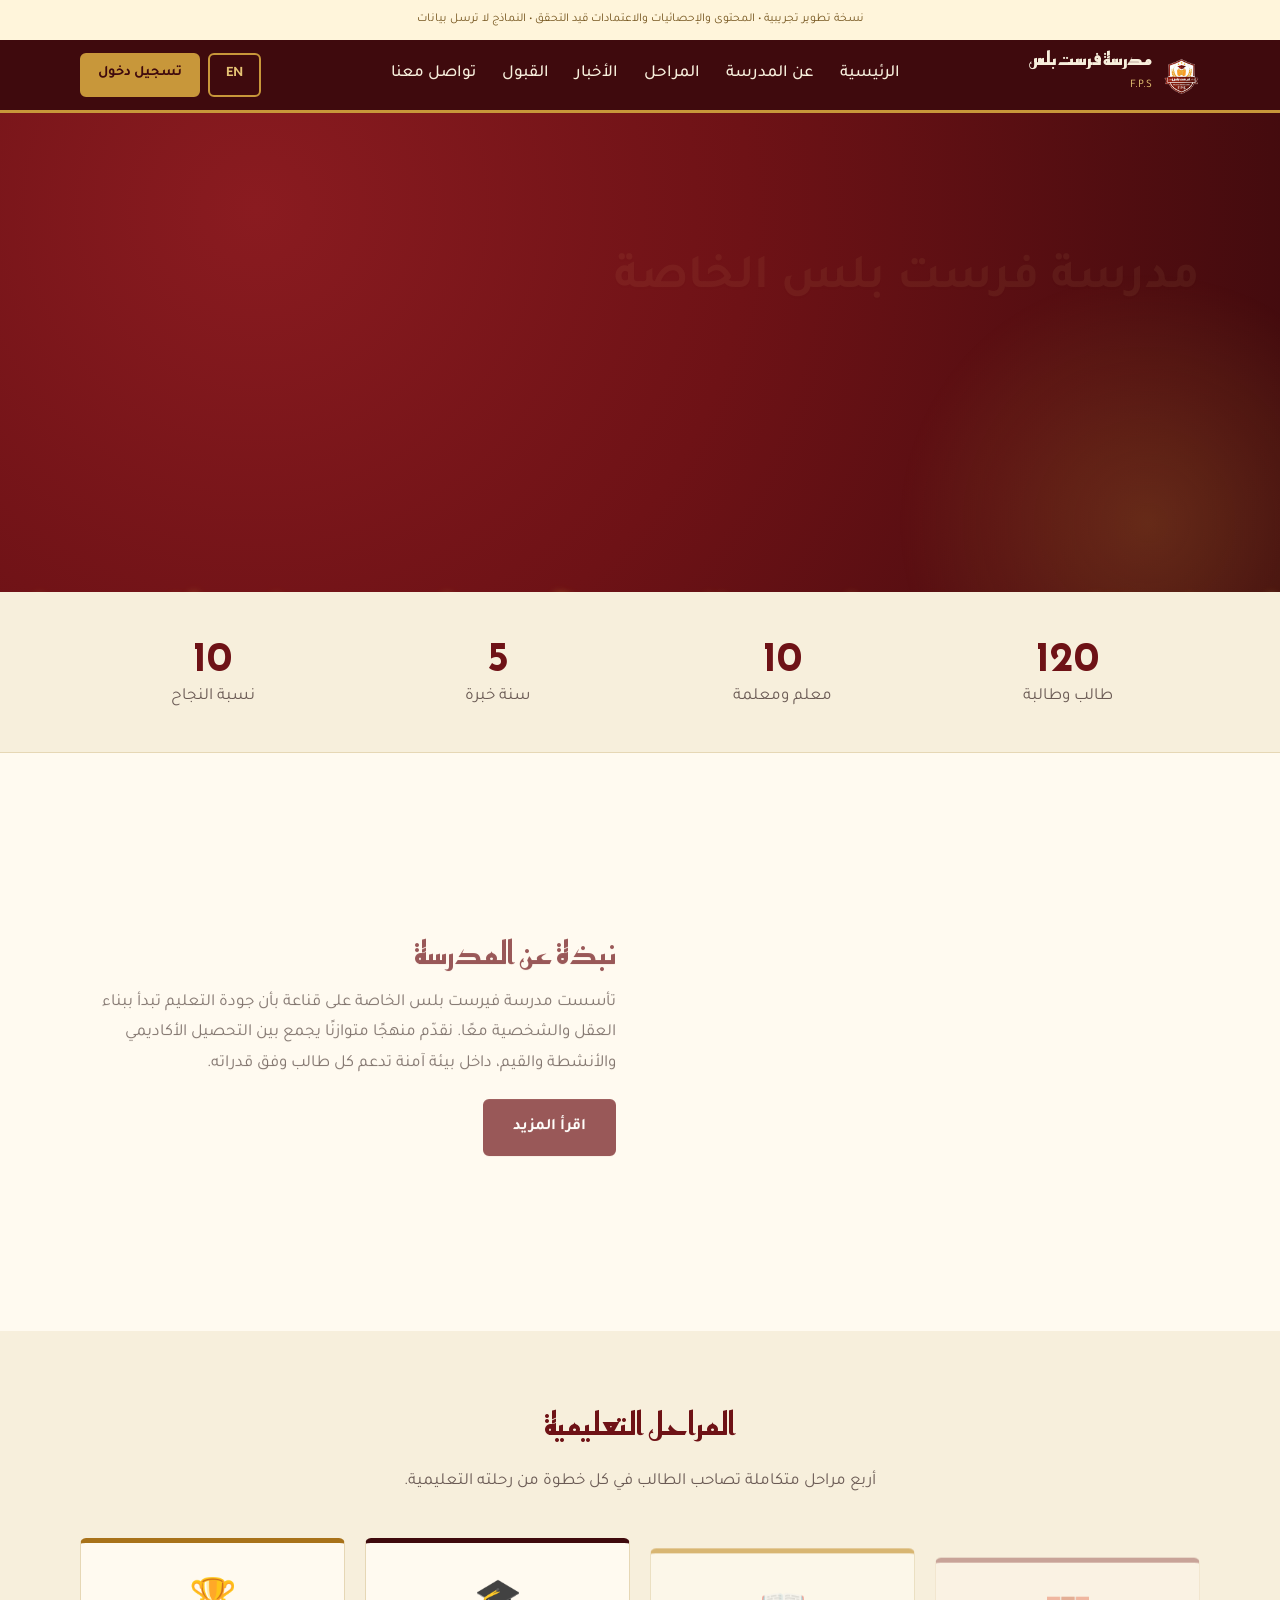
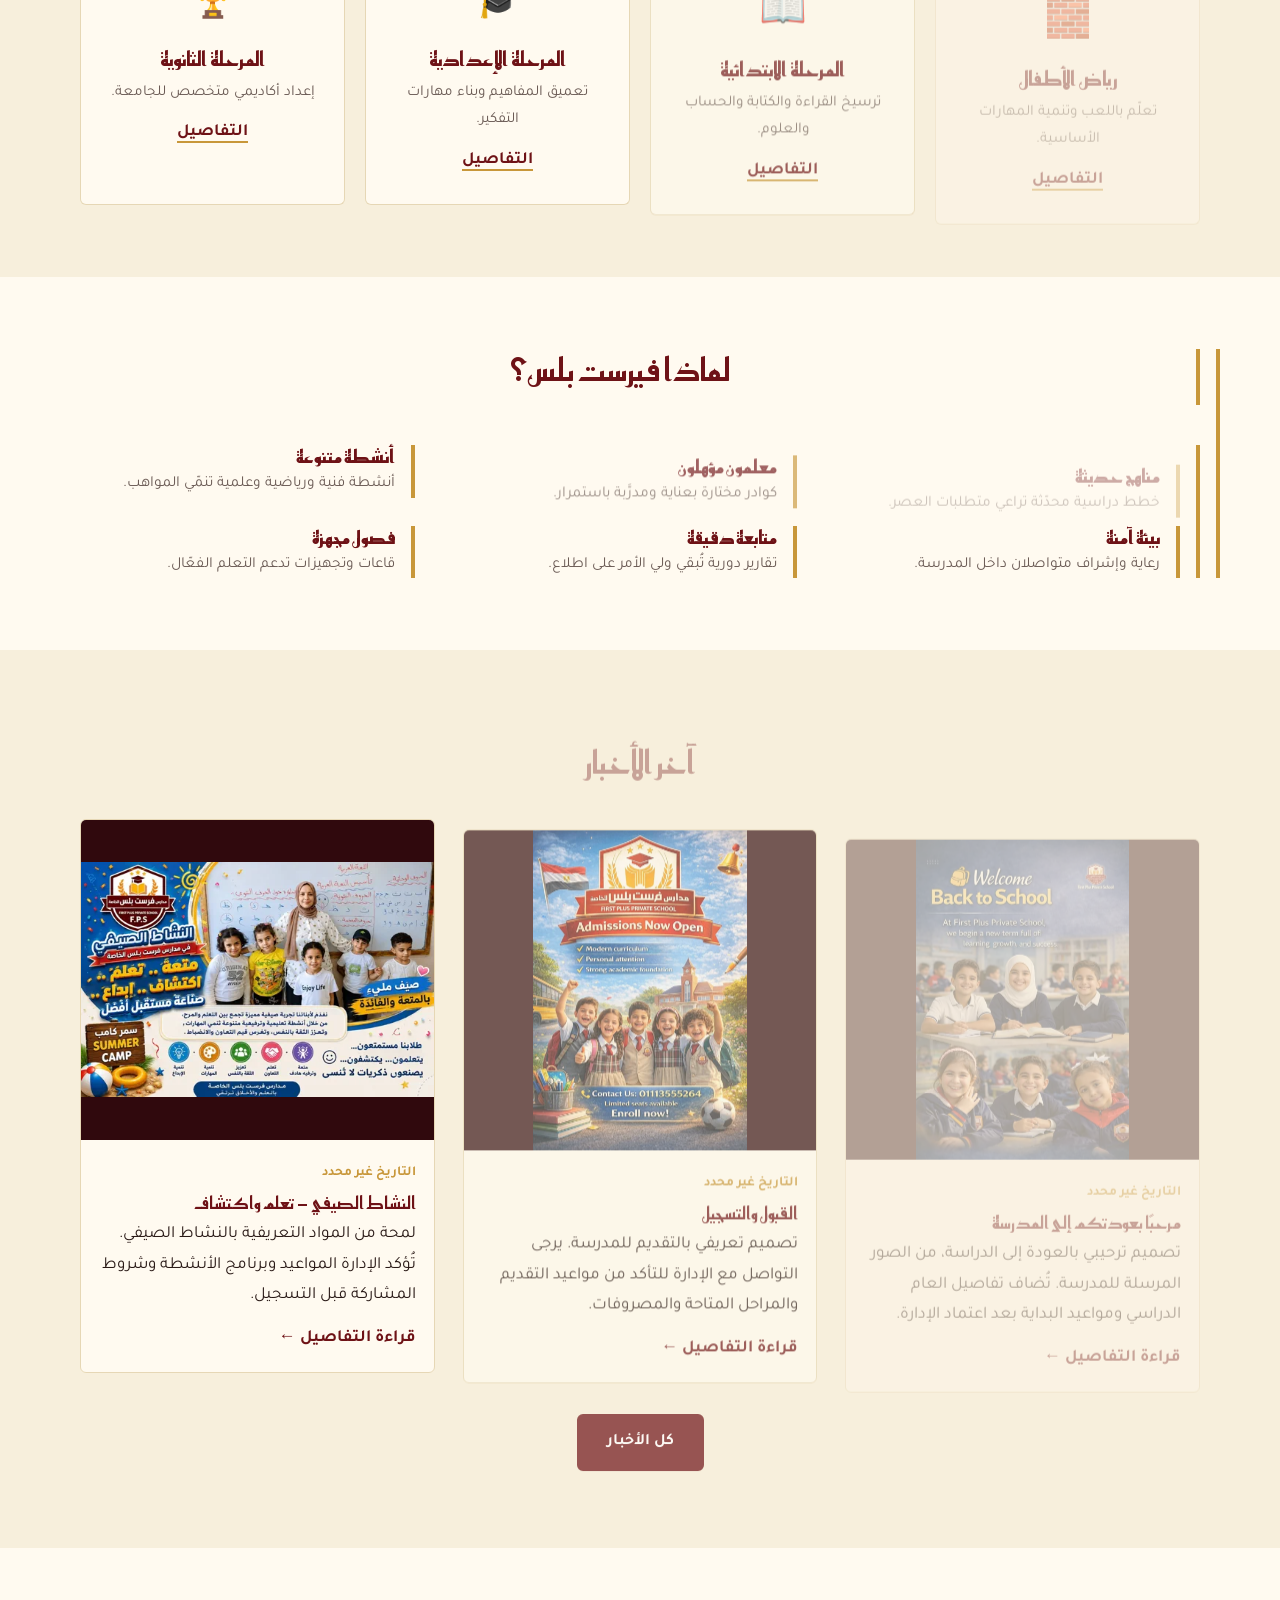
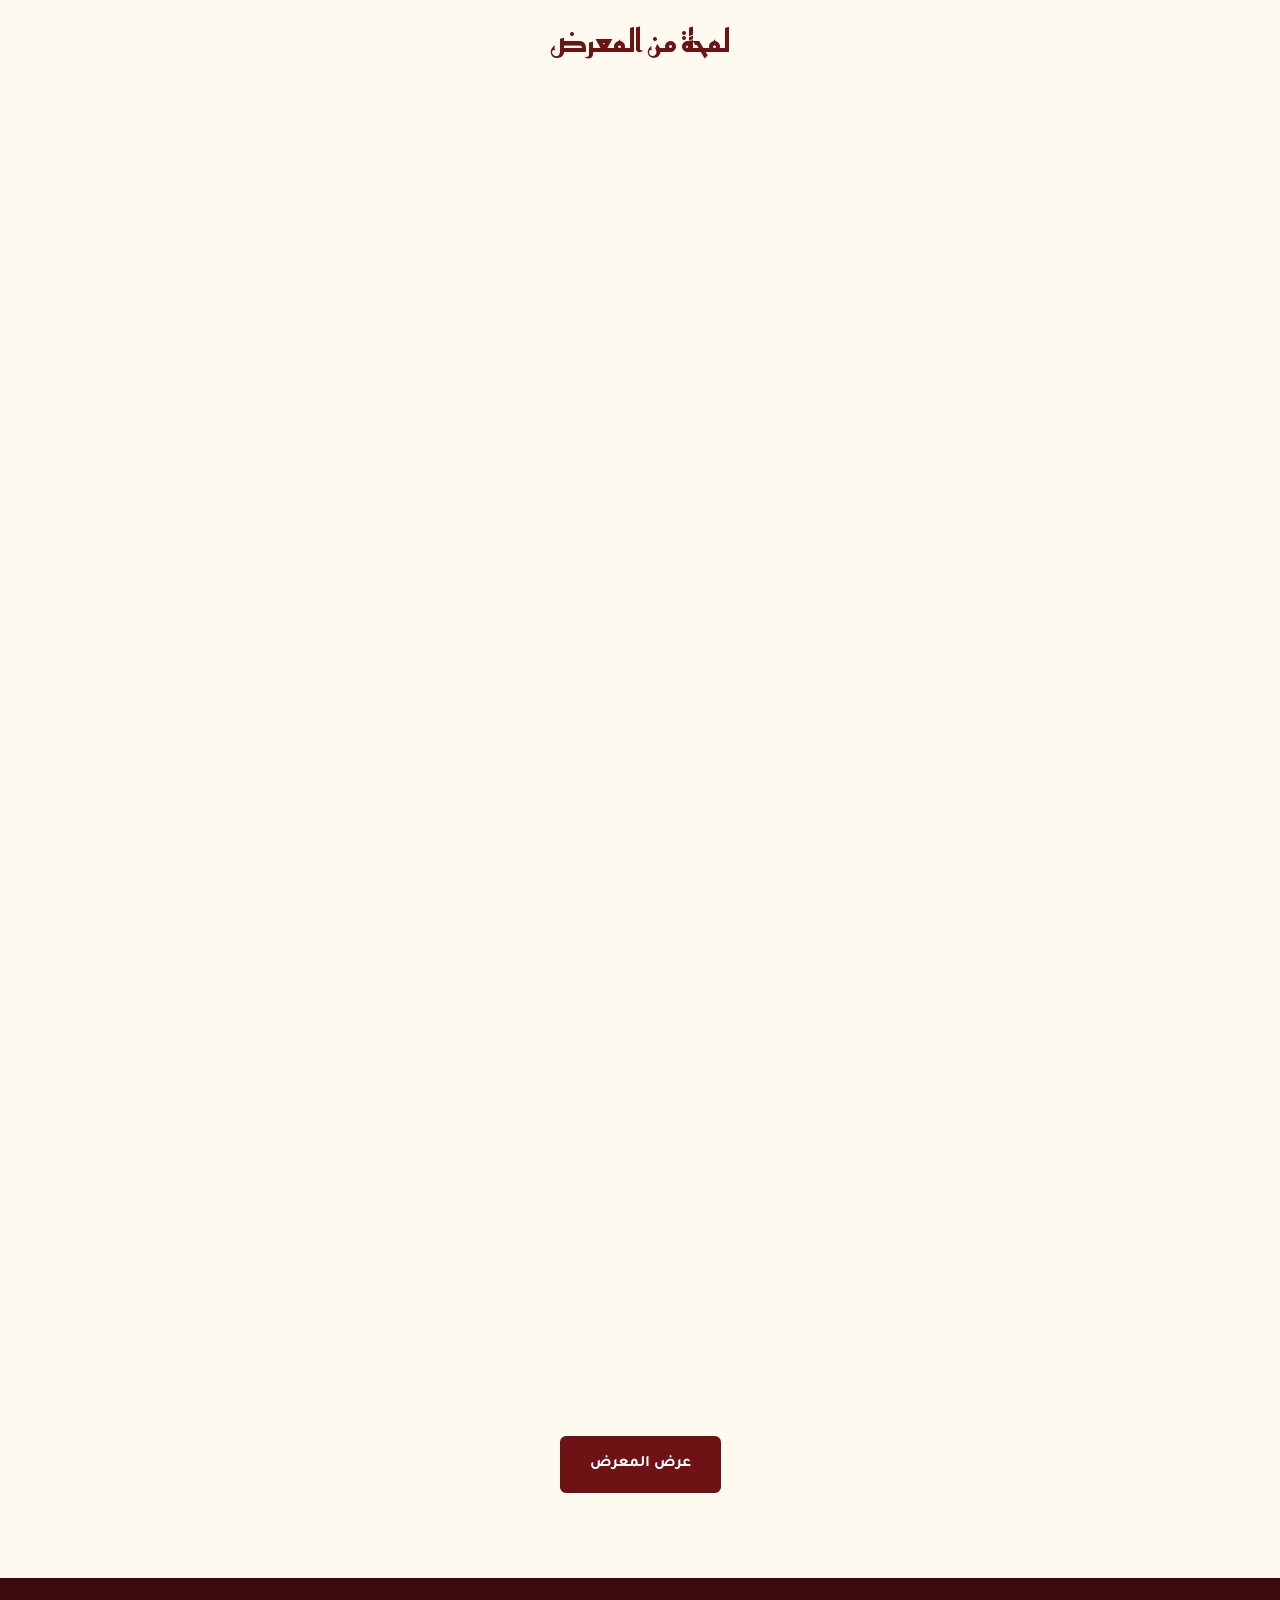
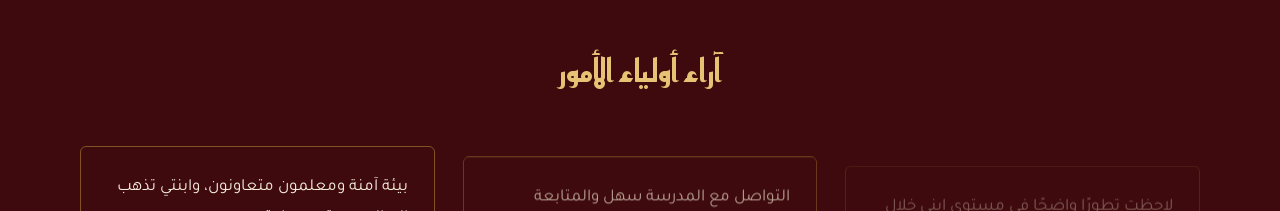
<file: index.html>
<!doctype html><html lang="ar" dir="rtl"><head><meta charset="utf-8"><meta name="viewport" content="width=device-width,initial-scale=1"><meta http-equiv="refresh" content="0;url=site/index.html"><title>فيرست بلس</title></head><body><p><a href="site/index.html">فتح موقع فيرست بلس</a></p><p><a href="admin/admin.html">معاينة لوحة المدير</a></p></body></html>
</file>
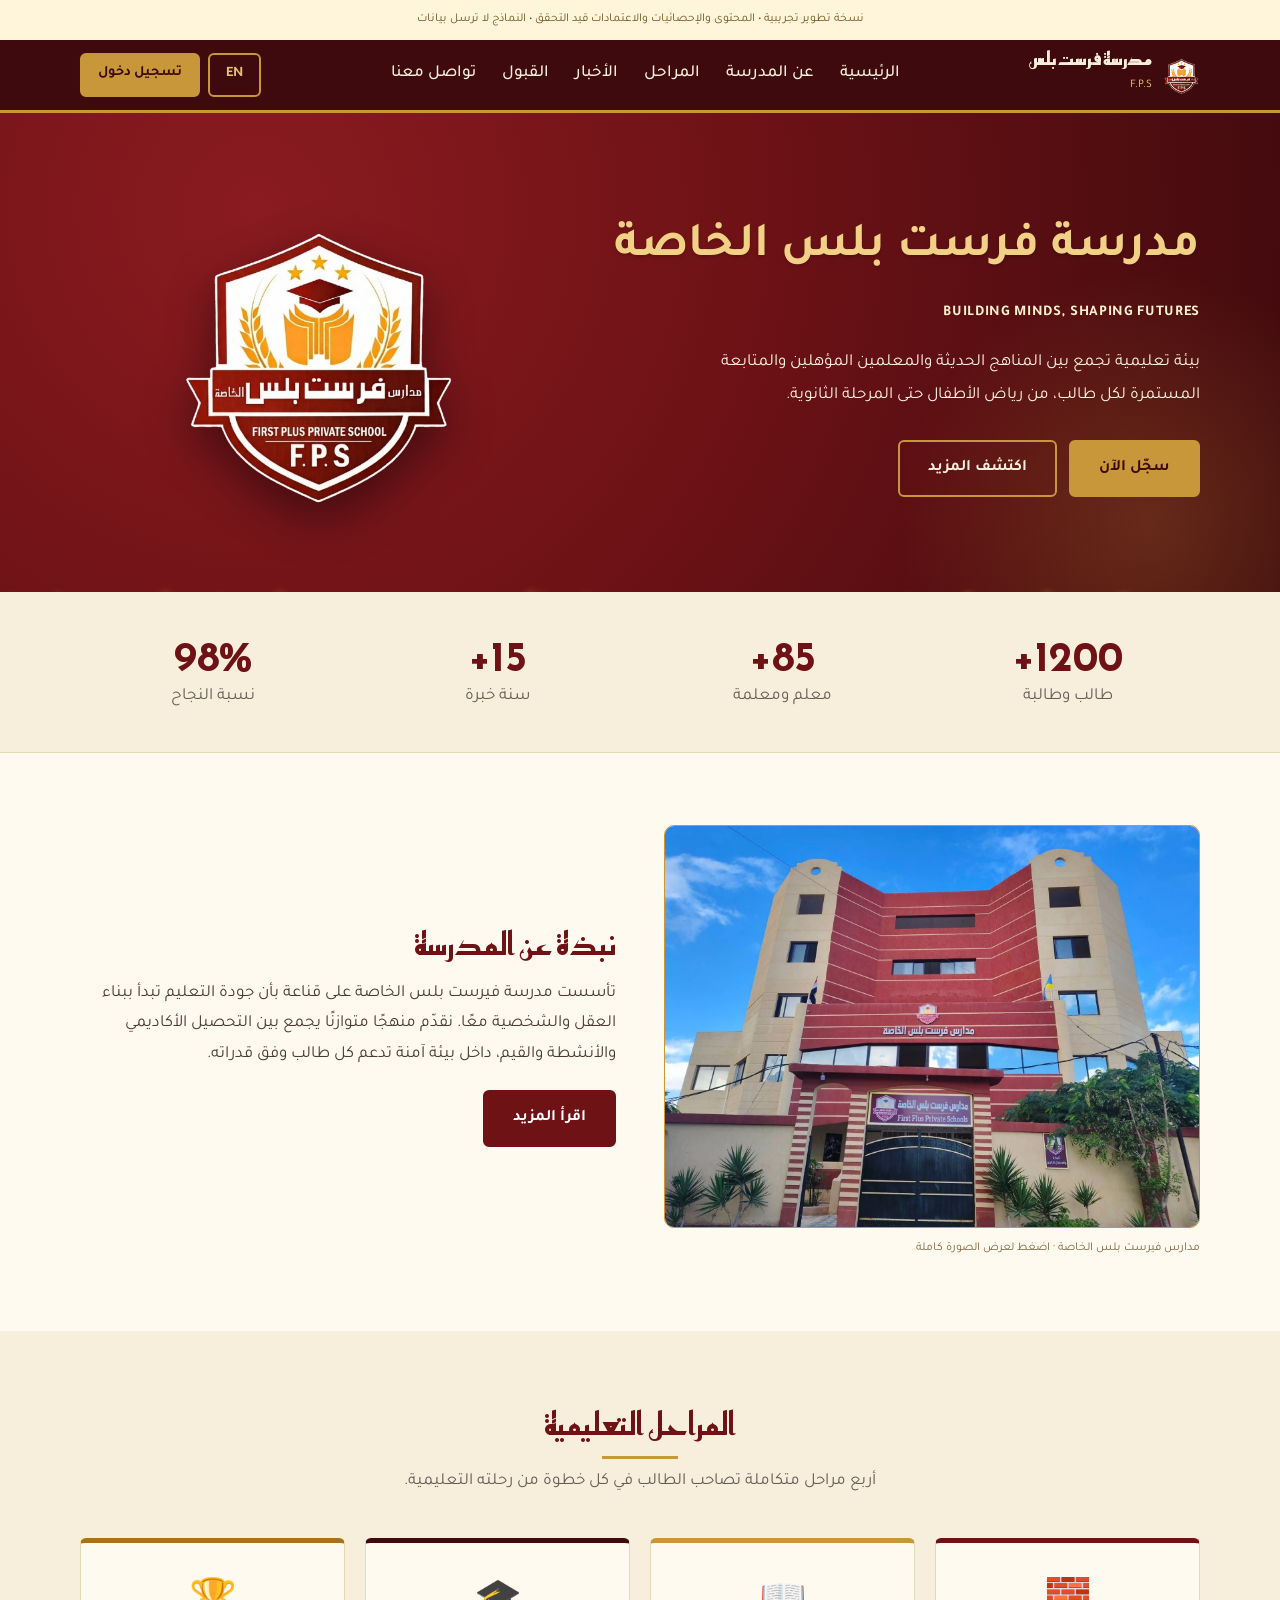
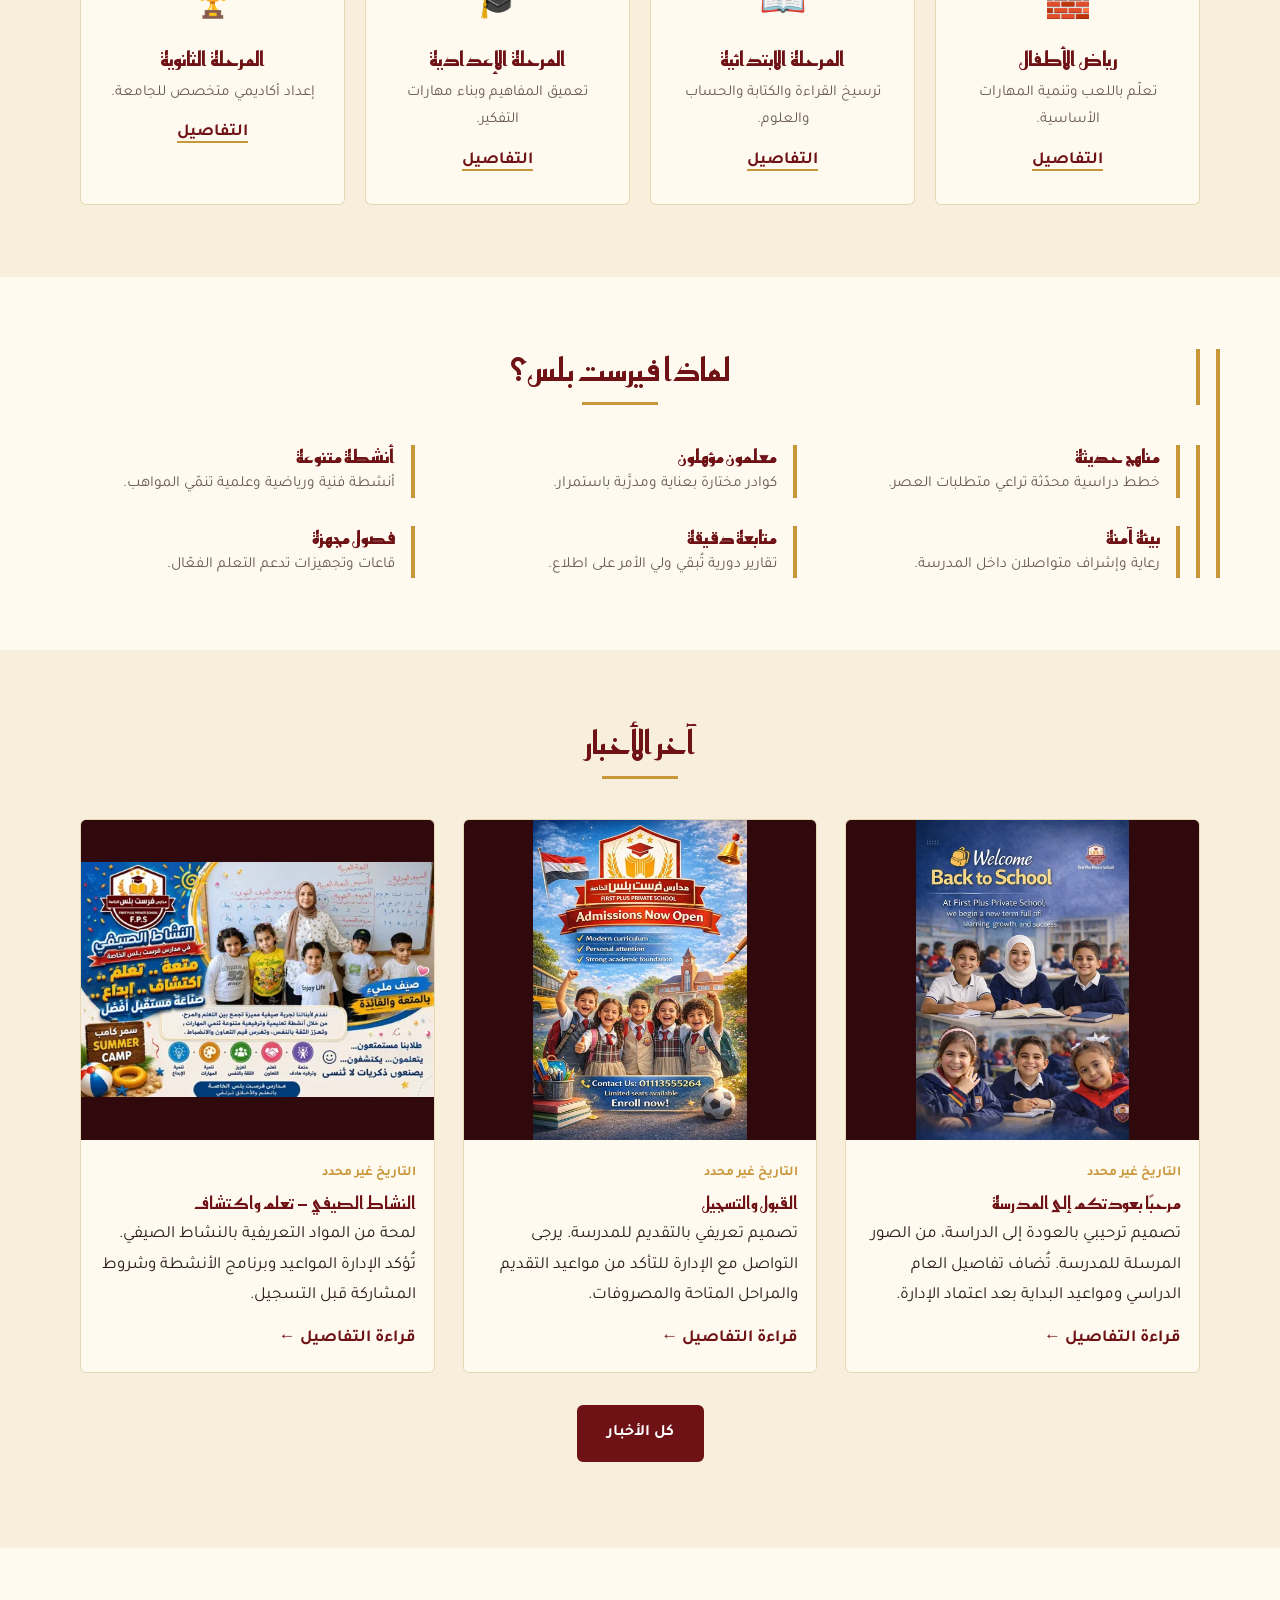
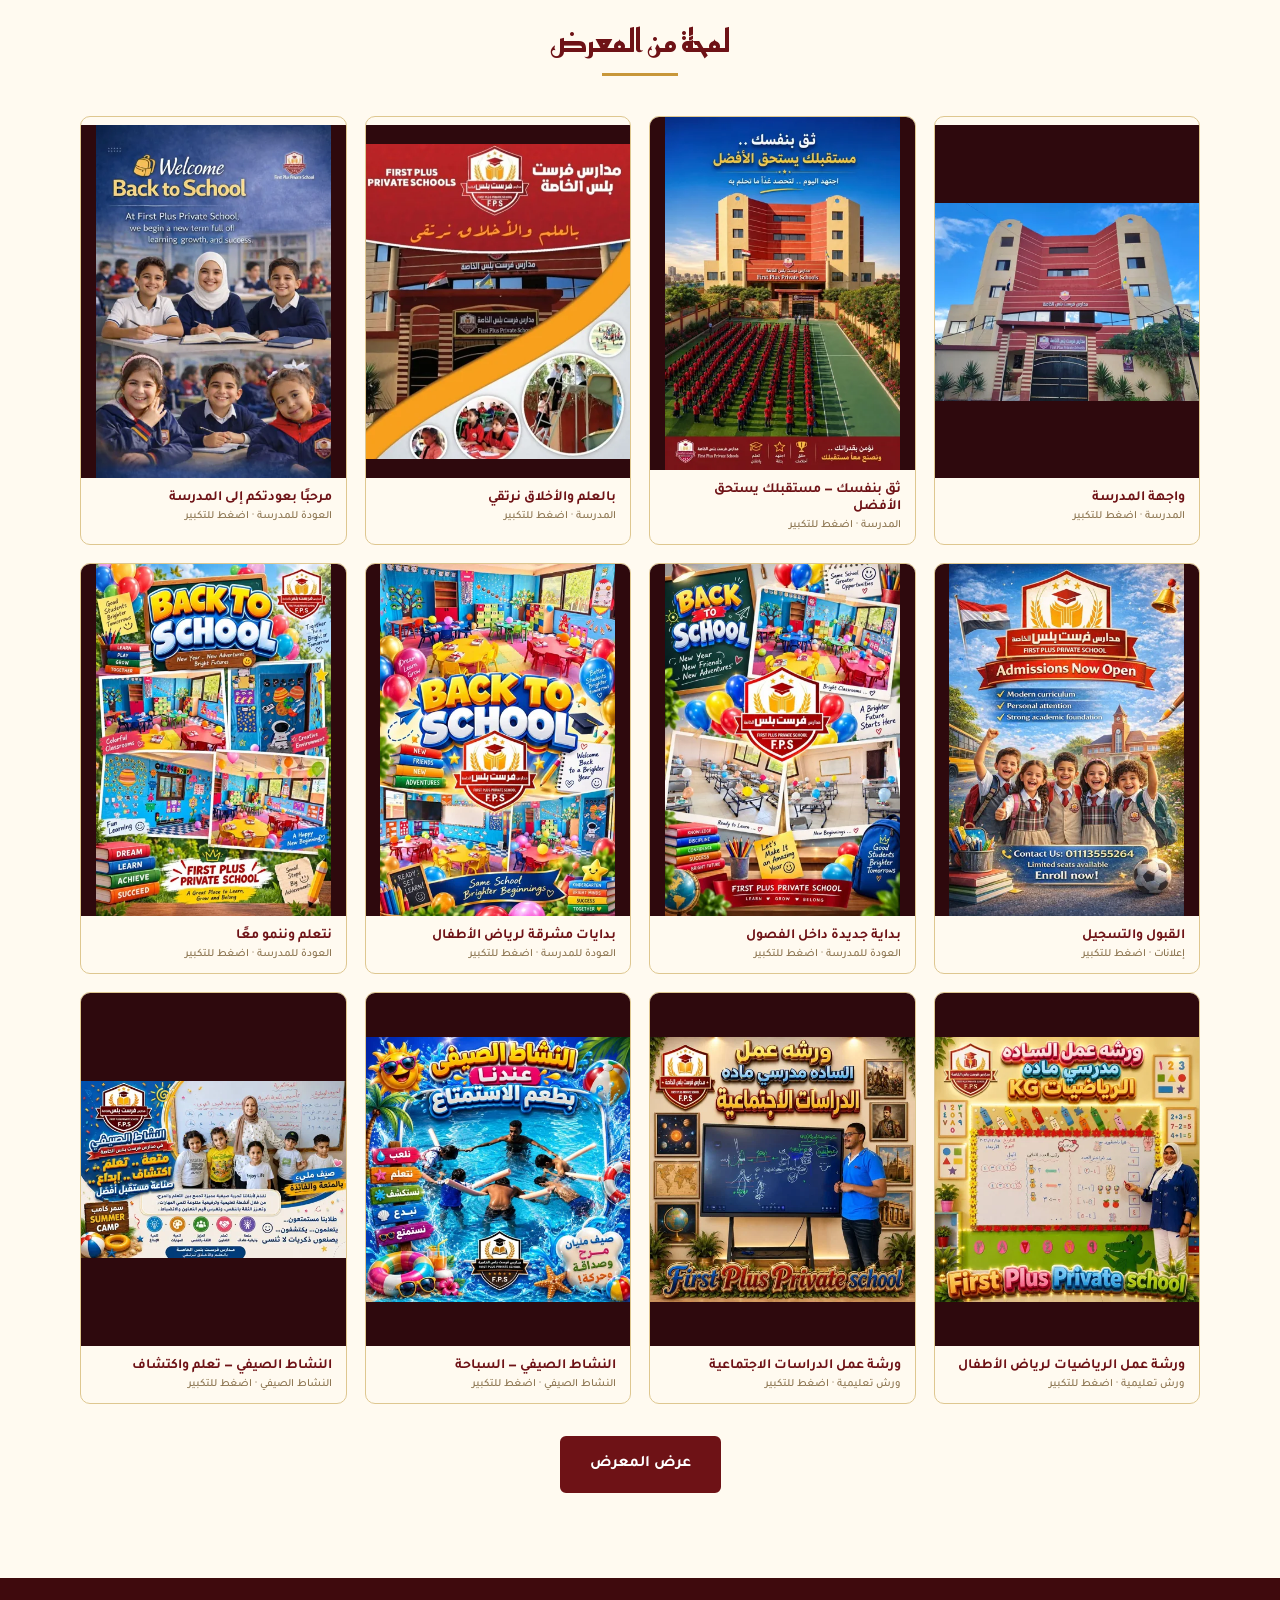
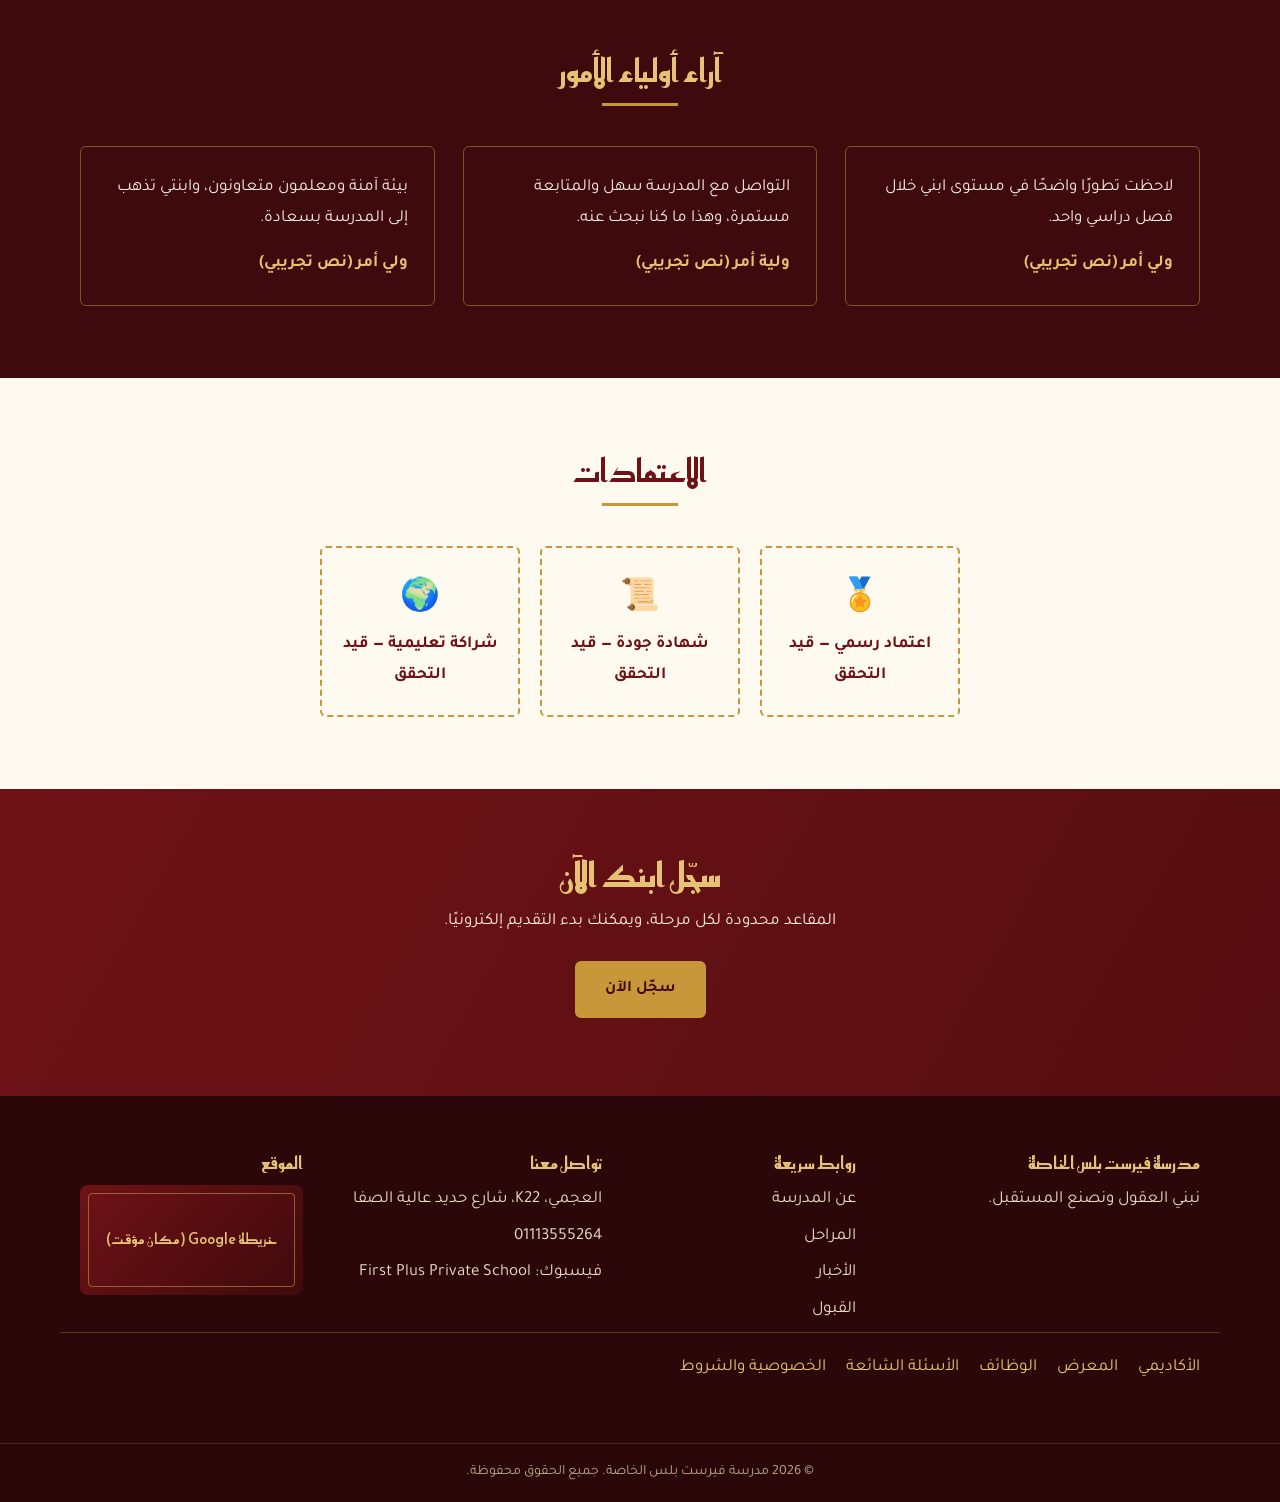
<file: site/index.html>
<!DOCTYPE html>
<html lang="ar" dir="rtl">
<head>
<meta charset="UTF-8">
<meta name="viewport" content="width=device-width, initial-scale=1">
<title>مدرسة فرست بلس الخاصة | First Plus Private School</title>


<link rel="stylesheet" href="styles.css">
</head>
<body>
<div id="prog"></div><div class="notice">نسخة تطوير تجريبية • المحتوى والإحصائيات والاعتمادات قيد التحقق • النماذج لا ترسل بيانات</div>

<header>
 <div class="wrap bar">
  <a href="#top" class="logo" aria-label="First Plus">
   <img class="school-logo-small" src="../assets/images/image-01.png" alt="شعار مدارس فرست بلس الخاصة">
   <span><b data-en="First Plus School">مدرسة فرست بلس</b><small>F.P.S</small></span>
  </a>
  <nav id="menu" aria-label="القائمة الرئيسية">
   <ul>
    <li><a href="#top" data-en="Home">الرئيسية</a></li>
    <li><a href="#about" data-en="About">عن المدرسة</a></li>
    <li><a href="#stages" data-en="Stages">المراحل</a></li>
    <li><a href="#news" data-en="News">الأخبار</a></li>
    <li><a href="#join" data-en="Admission">القبول</a></li>
    <li><a href="#contact" data-en="Contact">تواصل معنا</a></li>
   <li class="mobile-login-link"><a href="#/login">بوابة المدرسة</a></li></ul>
  </nav>
  <div class="tools">
   <button title="معاينة ترجمة جزئية للرئيسية" class="btn lang" id="lang" type="button">EN</button>
   <a href="#" class="btn gold login" data-en="Login">تسجيل دخول</a>
   <button class="burger" id="burger" aria-label="القائمة" aria-expanded="false">☰</button>
  </div>
 </div>
</header>

<main id="top">
<section class="hero">
 <div class="wrap">
  <div>
   <h1 data-en="First Plus Private School">مدرسة فرست بلس الخاصة</h1>
   <div class="en">BUILDING MINDS, SHAPING FUTURES</div>
   <p data-en="A learning environment that combines a modern curriculum, qualified teachers, and continuous follow-up with every student, from kindergarten to secondary school.">بيئة تعليمية تجمع بين المناهج الحديثة والمعلمين المؤهلين والمتابعة المستمرة لكل طالب، من رياض الأطفال حتى المرحلة الثانوية.</p>
   <div class="cta">
    <a href="#join" class="btn gold" data-en="Register now">سجّل الآن</a>
    <a href="#about" class="btn line" data-en="Discover more">اكتشف المزيد</a>
   </div>
  </div>
  <div class="shield-box"><img class="shield" src="../assets/images/image-01.png" alt="شعار مدارس فيرست بلس الخاصة"></div>
 </div>
</section>

<div class="stats">
 <div class="wrap grid4">
  <div class="stat"><strong data-n="1200">0</strong><span data-en="Students">طالب وطالبة</span></div>
  <div class="stat"><strong data-n="85">0</strong><span data-en="Teachers">معلم ومعلمة</span></div>
  <div class="stat"><strong data-n="15">0</strong><span data-en="Years of experience">سنة خبرة</span></div>
  <div class="stat"><strong data-n="98" data-s="%">0</strong><span data-en="Success rate">نسبة النجاح</span></div>
 </div>
</div>

<section class="about" id="about">
 <div class="wrap">
  <div class="ph" role="img" aria-label="صورة المدرسة">صورة المدرسة<br>(مكان مؤقت)</div>
  <div>
   <h2 data-en="About the school">نبذة عن المدرسة</h2>
   <p>تأسست مدرسة فيرست بلس الخاصة على قناعة بأن جودة التعليم تبدأ ببناء العقل والشخصية معًا. نقدّم منهجًا متوازنًا يجمع بين التحصيل الأكاديمي والأنشطة والقيم، داخل بيئة آمنة تدعم كل طالب وفق قدراته.</p>
   <a href="#" class="btn wine" data-en="Read more">اقرأ المزيد</a>
  </div>
 </div>
</section>

<section class="stages" id="stages">
 <div class="wrap">
  <div class="title"><h2 data-en="Educational stages">المراحل التعليمية</h2><p>أربع مراحل متكاملة تصاحب الطالب في كل خطوة من رحلته التعليمية.</p></div>
  <div class="grid4">
   <div class="stage"><i>🧱</i><h3 data-en="Kindergarten">رياض الأطفال</h3><p>تعلّم باللعب وتنمية المهارات الأساسية.</p><a href="#">التفاصيل</a></div>
   <div class="stage"><i>📖</i><h3 data-en="Primary">المرحلة الابتدائية</h3><p>ترسيخ القراءة والكتابة والحساب والعلوم.</p><a href="#">التفاصيل</a></div>
   <div class="stage"><i>🎓</i><h3 data-en="Preparatory">المرحلة الإعدادية</h3><p>تعميق المفاهيم وبناء مهارات التفكير.</p><a href="#">التفاصيل</a></div>
   <div class="stage"><i>🏆</i><h3 data-en="Secondary">المرحلة الثانوية</h3><p>إعداد أكاديمي متخصص للجامعة.</p><a href="#">التفاصيل</a></div>
  </div>
 </div>
</section>

<section class="why">
 <div class="wrap">
  <div class="title"><h2 data-en="Why First Plus?">لماذا فيرست بلس؟</h2></div>
  <div class="grid3">
   <div><h3>مناهج حديثة</h3><p>خطط دراسية محدّثة تراعي متطلبات العصر.</p></div>
   <div><h3>معلمون مؤهلون</h3><p>كوادر مختارة بعناية ومدرَّبة باستمرار.</p></div>
   <div><h3>أنشطة متنوعة</h3><p>أنشطة فنية ورياضية وعلمية تنمّي المواهب.</p></div>
   <div><h3>بيئة آمنة</h3><p>رعاية وإشراف متواصلان داخل المدرسة.</p></div>
   <div><h3>متابعة دقيقة</h3><p>تقارير دورية تُبقي ولي الأمر على اطلاع.</p></div>
   <div><h3>فصول مجهزة</h3><p>قاعات وتجهيزات تدعم التعلم الفعّال.</p></div>
  </div>
 </div>
</section>

<section class="news" id="news">
 <div class="wrap">
  <div class="title"><h2 data-en="Latest news">آخر الأخبار</h2></div>
  <div class="grid3">
   <article class="card"><div class="ph">صورة الخبر</div><div class="b"><time>2026-09-20</time><h3>بدء العام الدراسي الجديد</h3><p>استقبال الطلاب وتوزيع الجداول الدراسية.</p></div></article>
   <article class="card"><div class="ph">صورة الخبر</div><div class="b"><time>2026-09-12</time><h3>فتح باب التقديم للعام القادم</h3><p>التسجيل متاح لجميع المراحل.</p></div></article>
   <article class="card"><div class="ph">صورة الخبر</div><div class="b"><time>2026-09-05</time><h3>يوم النشاط الرياضي</h3><p>مسابقات وفعاليات بمشاركة الطلاب.</p></div></article>
  </div>
  <div class="more"><a href="#" class="btn wine" data-en="All news">كل الأخبار</a></div>
 </div>
</section>

<section>
 <div class="wrap">
  <div class="title"><h2 data-en="Gallery">لمحة من المعرض</h2></div>
  <div class="gal">
   <div class="ph">أنشطة</div><div class="ph">رحلات</div><div class="ph">حفلات</div><div class="ph">رياضة</div>
   <div class="ph">فنون</div><div class="ph">علوم</div><div class="ph">مكتبة</div><div class="ph">طابور</div>
  </div>
 </div>
</section>

<section class="quotes">
 <div class="wrap">
  <div class="title"><h2 data-en="Parents' opinions">آراء أولياء الأمور</h2></div>
  <div class="grid3">
   <div class="q"><p>لاحظت تطورًا واضحًا في مستوى ابني خلال فصل دراسي واحد.</p><b>ولي أمر (نص تجريبي)</b></div>
   <div class="q"><p>التواصل مع المدرسة سهل والمتابعة مستمرة، وهذا ما كنا نبحث عنه.</p><b>ولية أمر (نص تجريبي)</b></div>
   <div class="q"><p>بيئة آمنة ومعلمون متعاونون، وابنتي تذهب إلى المدرسة بسعادة.</p><b>ولي أمر (نص تجريبي)</b></div>
  </div>
 </div>
</section>

<section>
 <div class="wrap">
  <div class="title"><h2 data-en="Accreditations">الاعتمادات</h2></div>
  <div class="acc">
   <div><span>🏅</span>اعتماد رسمي — قيد التحقق</div>
   <div><span>📜</span>شهادة جودة — قيد التحقق</div>
   <div><span>🌍</span>شراكة تعليمية — قيد التحقق</div>
  </div>
 </div>
</section>

<section class="join" id="join">
 <div class="wrap">
  <h2 data-en="Register your child now">سجّل ابنك الآن</h2>
  <p>المقاعد محدودة لكل مرحلة، ويمكنك بدء التقديم إلكترونيًا.</p>
  <a href="#" class="btn gold" data-en="Register now">سجّل الآن</a>
 </div>
</section>
</main><main id="pages" hidden tabindex="-1"></main>

<footer id="contact">
 <div class="wrap fgrid">
  <div><h3>مدرسة فيرست بلس الخاصة</h3><p>نبني العقول ونصنع المستقبل.</p></div>
  <div><h3 data-en="Quick links">روابط سريعة</h3><ul><li><a href="#about">عن المدرسة</a></li><li><a href="#stages">المراحل</a></li><li><a href="#news">الأخبار</a></li><li><a href="#join">القبول</a></li></ul></div>
  <div><h3 data-en="Contact us">تواصل معنا</h3><ul><li>العجمي، K22، شارع حديد عالية الصفا</li><li><a href="tel:01113555264" dir="ltr">01113555264</a></li><li>فيسبوك: First Plus Private School</li></ul></div>
  <div><h3>الموقع</h3><div class="ph map">خريطة Google (مكان مؤقت)</div></div>
 </div>
 <div class="wrap extra-links"><a href="#/academic">الأكاديمي</a><a href="#/gallery">المعرض</a><a href="#/jobs">الوظائف</a><a href="#/faq">الأسئلة الشائعة</a><a href="#/privacy">الخصوصية والشروط</a></div><div class="copy">© 2026 مدرسة فيرست بلس الخاصة. جميع الحقوق محفوظة.</div>
</footer>




<dialog id="schoolLightbox" aria-labelledby="lightboxTitle">
 <header class="lightbox-head" style="position:static;background:transparent"><div><small>FIRST PLUS · معرض المدرسة</small><h2 id="lightboxTitle"></h2></div><button type="button" class="lightbox-close" aria-label="إغلاق عارض الصور">×</button></header>
 <div class="lightbox-stage"><button type="button" class="lightbox-arrow prev" aria-label="الصورة السابقة">❯</button><div class="lightbox-canvas"><img id="lightboxImage" alt="" draggable="false"></div><button type="button" class="lightbox-arrow next" aria-label="الصورة التالية">❮</button></div>
 <div class="lightbox-bottom"><div class="lightbox-meta"><span>اسحب أو استخدم الأسهم للتنقل · Esc للإغلاق</span><span class="lightbox-count" aria-live="polite" id="lightboxCount"></span></div><div class="lightbox-thumbs" aria-label="اختيار صورة"></div></div>
</dialog>

<script src="script.js"></script>
</body>
</html>
</file>
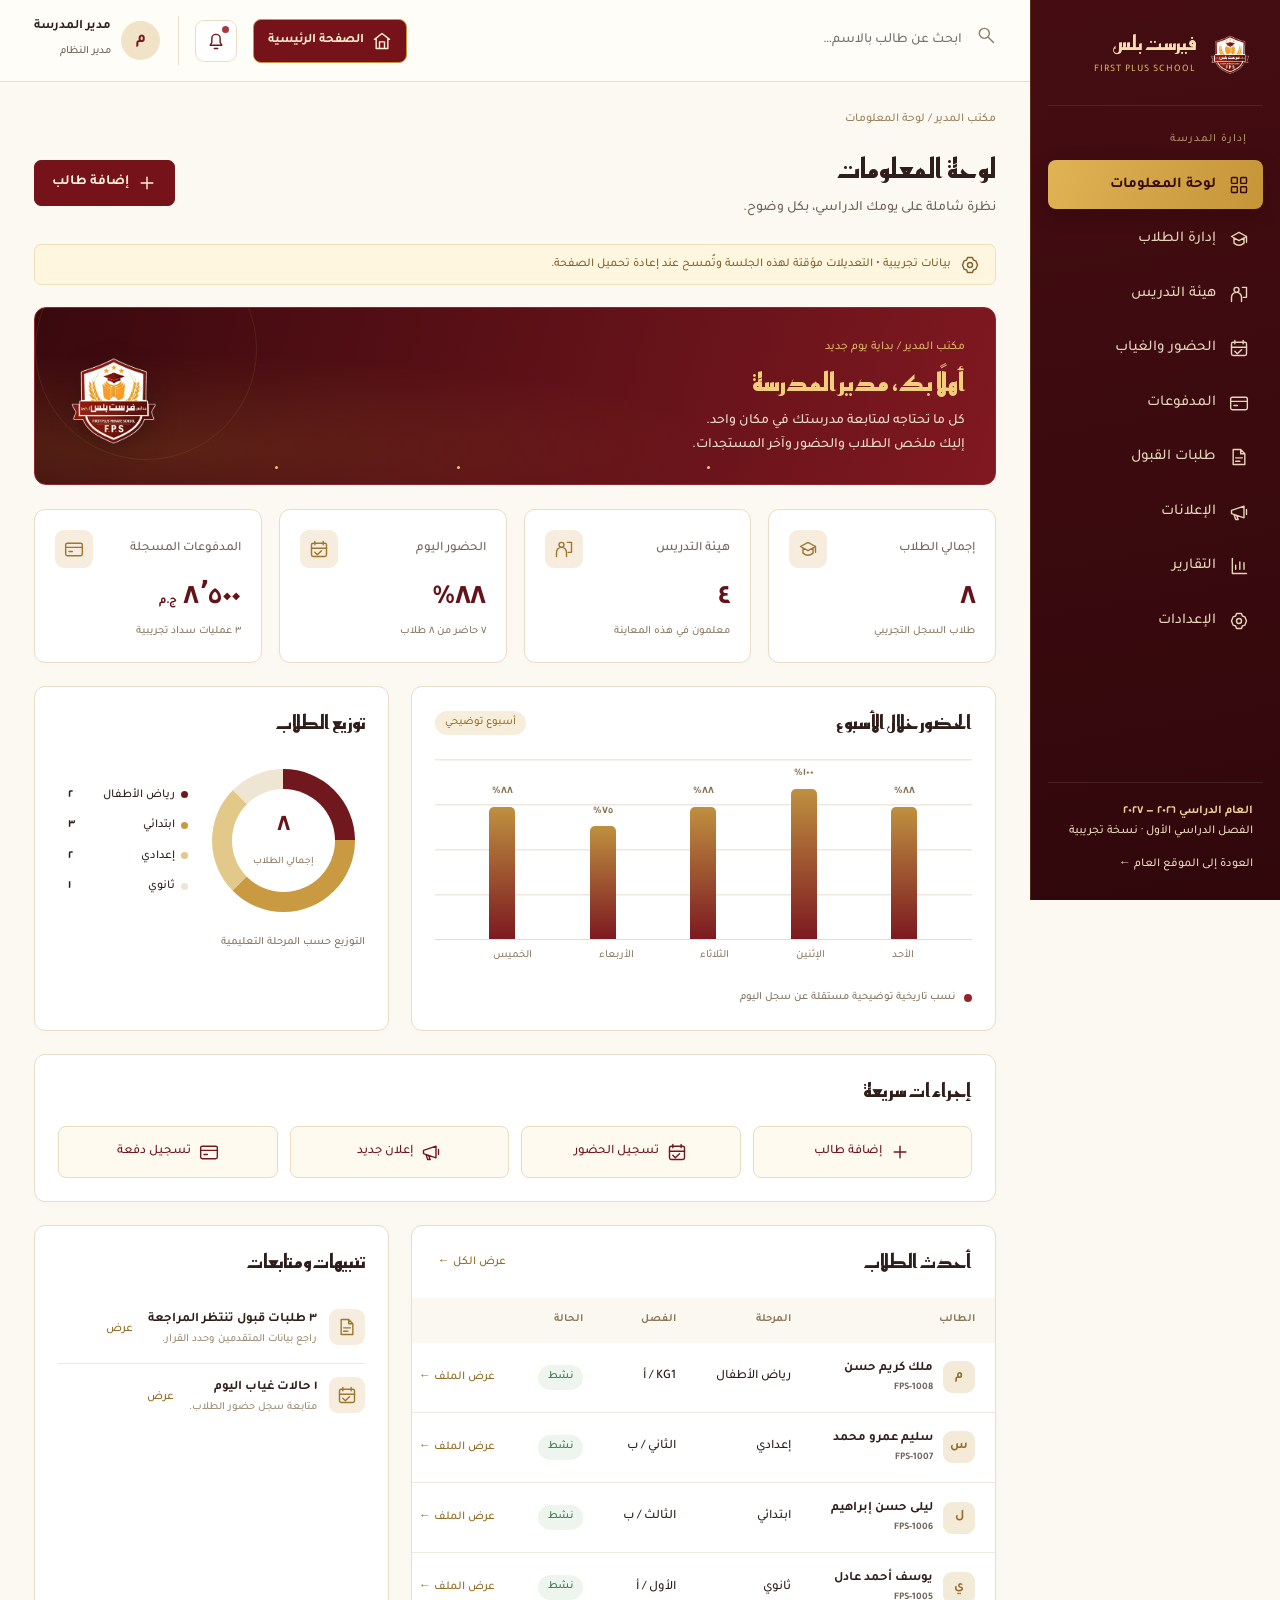
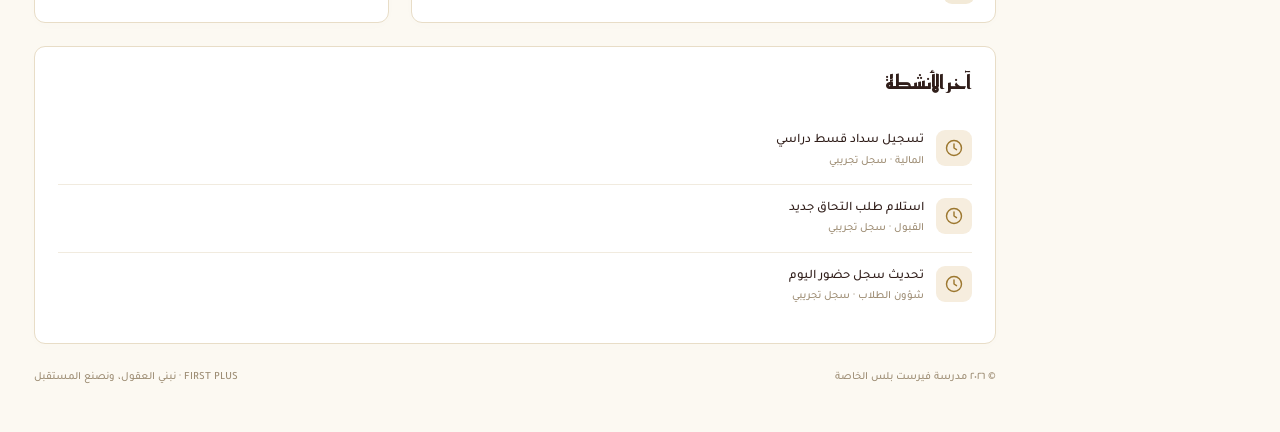
<file: admin/admin.html>
<!DOCTYPE html><html lang="ar" dir="rtl"><head><meta charset="UTF-8"><meta name="viewport" content="width=device-width, initial-scale=1"><title>فيرست بلس | مكتب المدير</title><link rel="stylesheet" href="styles.css"></head><body>
<div id="overlay" class="overlay" onclick="toggleMenu(false)"></div><aside class="sidebar" id="sidebar"><a href="#dashboard" class="brand" id="brand"></a><div class="navtitle">إدارة المدرسة</div><nav class="nav" id="nav"></nav><div class="sidebar-bottom"><b>العام الدراسي ٢٠٢٦ — ٢٠٢٧</b><span>الفصل الدراسي الأول · نسخة تجريبية</span><div style="margin-top:12px"><a href="../site/index.html">العودة إلى الموقع العام ←</a></div></div></aside>
<div class="app"><header class="topbar"><button class="iconbtn mobile-btn" id="menuButton" aria-label="فتح القائمة" aria-expanded="false" onclick="toggleMenu()">☰</button><form class="search" id="globalSearch"><span id="searchIcon"></span><input aria-label="البحث عن طالب" placeholder="ابحث عن طالب بالاسم…" id="globalQuery"></form><div class="top-actions"><a class="home-return" href="../site/index.html#/home" aria-label="العودة إلى الصفحة الرئيسية للموقع"><svg class="ico" viewBox="0 0 24 24" aria-hidden="true"><path d="m3 10 9-7 9 7M5 9v12h14V9M9 21v-8h6v8"/></svg><span>الصفحة الرئيسية</span></a><button class="iconbtn" aria-label="الإشعارات" onclick="notifications()" id="notificationBtn"></button><div class="profile"><div class="avatar">م</div><div><b>مدير المدرسة</b><small>مدير النظام</small></div></div></div></header><main class="content" id="main"></main></div>
<div class="modal-back" id="modalBack" hidden><section class="modal" role="dialog" aria-modal="true" aria-labelledby="modalTitle"><div class="modal-head"><h2 id="modalTitle"></h2><button class="iconbtn" aria-label="إغلاق" onclick="closeModal()">×</button></div><div class="modal-body" id="modalBody"></div></section></div><div class="toast" id="toast" role="status" hidden></div>
<script src="script.js"></script>
</body></html>
</file>
<file: site/styles.css>
@font-face {
  font-family: 'Reem Kufi';
  font-style: normal;
  font-weight: 500;
  font-display: swap;
  src: url(../assets/fonts/font-01.ttf) format('truetype');
}
@font-face {
  font-family: 'Reem Kufi';
  font-style: normal;
  font-weight: 700;
  font-display: swap;
  src: url(../assets/fonts/font-02.ttf) format('truetype');
}
@font-face {
  font-family: 'Tajawal';
  font-style: normal;
  font-weight: 400;
  font-display: swap;
  src: url(../assets/fonts/font-03.ttf) format('truetype');
}
@font-face {
  font-family: 'Tajawal';
  font-style: normal;
  font-weight: 500;
  font-display: swap;
  src: url(../assets/fonts/font-04.ttf) format('truetype');
}
@font-face {
  font-family: 'Tajawal';
  font-style: normal;
  font-weight: 700;
  font-display: swap;
  src: url(../assets/fonts/font-05.ttf) format('truetype');
}
:root{--wine:#6e1216;--deep:#3f0a0d;--gold:#c8973a;--gold2:#e6c374;--cream:#f7efdc;--paper:#fffaf0;--ink:#2a1a17;--muted:#6b5b55}
*{box-sizing:border-box;margin:0;padding:0}
html{scroll-behavior:smooth}
body{font-family:'Tajawal',Tahoma,Arial,sans-serif;background:var(--paper);color:var(--ink);line-height:1.8;font-size:17px}
h1,h2,h3,.logo b{font-family:'Reem Kufi','Tajawal',Tahoma,Arial,sans-serif;line-height:1.35}
a{color:inherit;text-decoration:none}
:focus-visible{outline:3px solid var(--gold);outline-offset:3px}
.wrap{max-width:1160px;margin:auto;padding:0 20px}
section{padding:72px 0}
.title{text-align:center;margin-bottom:40px}
.title h2{font-size:2rem;color:var(--wine)}
.title p{color:var(--muted);max-width:560px;margin:8px auto 0}
.btn{display:inline-block;padding:12px 28px;border-radius:6px;font-weight:700;border:2px solid var(--gold);cursor:pointer;font-family:inherit;font-size:1rem;transition:.2s}
.btn.gold{background:var(--gold);color:var(--deep)}.btn.gold:hover{background:var(--gold2)}
.btn.line{color:var(--cream)}.btn.line:hover{background:rgba(255,255,255,.1)}
.btn.wine{background:var(--wine);border-color:var(--wine);color:#fff}.btn.wine:hover{background:var(--deep)}

/* header */
header{position:sticky;top:0;z-index:50;background:var(--deep);border-bottom:3px solid var(--gold)}
.bar{display:flex;align-items:center;justify-content:space-between;height:70px;gap:16px}
.logo{display:flex;align-items:center;gap:10px;color:var(--cream)}
.logo svg{width:38px;height:44px}
.logo b{font-size:1.15rem;display:block;line-height:1.2}.logo small{font-size:.72rem;color:var(--gold2)}
nav ul{display:flex;gap:22px;list-style:none}
nav a{color:var(--cream);font-weight:500;padding:6px 2px;border-bottom:2px solid transparent}
nav a:hover{border-color:var(--gold)}
.tools{display:flex;gap:8px;align-items:center}
.tools .btn{padding:6px 16px;font-size:.9rem}
.tools .lang{background:none;color:var(--gold2)}
.burger{display:none;background:none;border:0;color:var(--cream);font-size:1.8rem;cursor:pointer}

/* hero */
.hero{background:radial-gradient(circle at 20% 20%,#8a1b20 0,var(--wine) 45%,var(--deep) 100%);color:var(--cream);padding:88px 0;position:relative;overflow:hidden}
.hero::after{content:"";position:absolute;inset:auto -10% -40% auto;width:520px;height:520px;border-radius:50%;background:radial-gradient(var(--gold) 0,transparent 68%);opacity:.22}
.hero .wrap{display:grid;grid-template-columns:1.3fr 1fr;gap:40px;align-items:center;position:relative;z-index:1}
.hero h1{font-size:clamp(2.2rem,5vw,3.6rem);color:var(--gold2);text-shadow:0 3px 0 rgba(0,0,0,.35)}
.hero .en{font-family:'Reem Kufi';letter-spacing:.06em;font-size:1.1rem;margin:4px 0 14px;direction:ltr;text-align:right}
.hero p{max-width:520px;margin-bottom:28px;opacity:.92}
.hero .cta{display:flex;gap:12px;flex-wrap:wrap}
.shield{justify-self:center;width:min(300px,80%);filter:drop-shadow(0 18px 24px rgba(0,0,0,.45))}

/* stats */
.stats{background:var(--cream);padding:40px 0;border-bottom:1px solid #e6d7b5}
.grid4{display:grid;grid-template-columns:repeat(4,1fr);gap:20px;text-align:center}
.stat strong{font-family:'Reem Kufi';font-size:2.6rem;color:var(--wine);display:block;line-height:1.2}
.stat span{color:var(--muted)}

/* about */
.about .wrap{display:grid;grid-template-columns:1fr 1fr;gap:48px;align-items:center}
.ph{border-radius:8px;background:linear-gradient(135deg,var(--wine),var(--deep));color:var(--gold2);display:flex;align-items:center;justify-content:center;text-align:center;font-family:'Reem Kufi';padding:16px;position:relative}
.ph::before{content:"";position:absolute;inset:8px;border:1px solid var(--gold);border-radius:4px;opacity:.6}
.about .ph{min-height:320px;font-size:1.2rem}
.about h2{font-size:2rem;color:var(--wine);margin-bottom:12px}
.about p{margin-bottom:20px;color:#4b3b36}

/* stages */
.stages{background:var(--cream)}
.stage{background:var(--paper);border:1px solid #e6d7b5;border-top:5px solid var(--wine);padding:28px 22px;text-align:center;border-radius:6px}
.stage:nth-child(2){border-top-color:var(--gold)}.stage:nth-child(3){border-top-color:var(--deep)}.stage:nth-child(4){border-top-color:#a8721a}
.stage i{font-style:normal;font-size:2.4rem;display:block}
.stage h3{color:var(--wine);margin:6px 0}
.stage p{color:var(--muted);font-size:.95rem;margin-bottom:12px}
.stage a{color:var(--wine);font-weight:700;border-bottom:2px solid var(--gold)}

/* why */
.grid3{display:grid;grid-template-columns:repeat(3,1fr);gap:28px}
.why div{padding:0 4px 0 0;border-right:4px solid var(--gold);padding-right:16px}
.why h3{color:var(--wine);font-size:1.15rem}
.why p{color:var(--muted);font-size:.96rem}

/* news */
.news{background:var(--cream)}
.card{background:var(--paper);border-radius:6px;overflow:hidden;border:1px solid #e6d7b5}
.card .ph{height:170px;border-radius:0}
.card div.b{padding:18px}
.card time{color:var(--gold);font-weight:700;font-size:.85rem}
.card h3{font-size:1.1rem;color:var(--wine);margin:4px 0}
.more{text-align:center;margin-top:32px}

/* gallery */
.gal{display:grid;grid-template-columns:repeat(4,1fr);gap:12px}
.gal .ph{height:150px;font-size:.95rem}
.gal .ph:nth-child(1),.gal .ph:nth-child(6){grid-column:span 2;height:150px}
.gal .ph:nth-child(even){background:linear-gradient(135deg,#8a1b20,var(--wine))}
.gal .ph:nth-child(3n){background:linear-gradient(135deg,#a8721a,#6b4610)}

/* testimonials */
.quotes{background:var(--deep);color:var(--cream)}
.quotes .title h2{color:var(--gold2)}
.q{border:1px solid rgba(200,151,58,.5);padding:26px;border-radius:6px}
.q p{margin-bottom:14px}
.q b{color:var(--gold2)}

/* accreditation */
.acc{display:flex;flex-wrap:wrap;gap:20px;justify-content:center}
.acc div{width:200px;padding:24px 16px;text-align:center;border:2px dashed var(--gold);border-radius:6px;color:var(--wine);font-weight:700}
.acc span{display:block;font-size:2rem}

/* cta */
.join{background:linear-gradient(120deg,var(--wine),var(--deep));color:var(--cream);text-align:center;padding:64px 0}
.join h2{font-size:2.1rem;color:var(--gold2)}
.join p{margin:8px 0 24px}

/* footer */
footer{background:#2b0709;color:#e8dcc4;padding:56px 0 0}
.fgrid{display:grid;grid-template-columns:1.4fr 1fr 1.2fr 1fr;gap:32px}
footer h3{color:var(--gold2);font-size:1.1rem;margin-bottom:10px}
footer li{list-style:none;margin-bottom:6px}
footer a:hover{color:var(--gold2)}
.map{height:110px;font-size:.9rem;margin-top:8px}
.copy{margin-top:40px;padding:16px 0;border-top:1px solid rgba(255,255,255,.12);text-align:center;font-size:.88rem;color:#b9a98c}

@media(max-width:900px){
 .hero .wrap,.about .wrap{grid-template-columns:1fr}
 .grid4,.fgrid{grid-template-columns:repeat(2,1fr)}
 .grid3{grid-template-columns:1fr 1fr}
 .gal{grid-template-columns:repeat(2,1fr)}
 .burger{display:block}
 nav{position:absolute;top:70px;inset-inline:0;background:var(--deep);display:none;padding:12px 20px 20px}
 nav.open{display:block}nav ul{flex-direction:column;gap:10px}
 .tools .login{display:none}
}
@media(max-width:560px){.grid3{grid-template-columns:1fr}section{padding:52px 0}.hero{padding:56px 0}}
@media(prefers-reduced-motion:reduce){html{scroll-behavior:auto}*{transition:none!important}}

/* ===== Motion layer ===== */
.btn{position:relative;overflow:hidden;isolation:isolate}
.btn::after{content:"";position:absolute;inset:0;background:linear-gradient(105deg,transparent 35%,rgba(255,255,255,.45) 50%,transparent 65%);transform:translateX(120%);z-index:-1}
.btn:hover::after{transform:translateX(-120%);transition:transform .7s}
.btn:hover{transform:translateY(-2px);box-shadow:0 8px 18px rgba(0,0,0,.25)}
header{transition:box-shadow .3s}.bar{transition:height .3s}
header.scrolled{box-shadow:0 6px 20px rgba(0,0,0,.35)}header.scrolled .bar{height:58px}
#prog{position:fixed;top:0;inset-inline-start:0;height:3px;width:0;background:linear-gradient(90deg,var(--gold),var(--gold2));z-index:99}

/* hero: one orchestrated entrance */
@keyframes rise{from{opacity:0;transform:translateY(34px)}to{opacity:1;transform:none}}
@keyframes drop{from{opacity:0;transform:translateY(-60px) scale(.85) rotate(-4deg)}to{opacity:1;transform:none}}
@keyframes float{0%,100%{transform:translateY(0)}50%{transform:translateY(-14px)}}
@keyframes shimmer{to{background-position:-200% 0}}
@keyframes ember{0%{transform:translateY(0) scale(.6);opacity:0}15%{opacity:.9}100%{transform:translateY(-420px) scale(1.2);opacity:0}}
.hero h1{background:linear-gradient(100deg,#c8973a 20%,#fff2c4 45%,#c8973a 70%);background-size:200% 100%;-webkit-background-clip:text;background-clip:text;color:transparent;text-shadow:none;filter:drop-shadow(0 3px 0 rgba(0,0,0,.35));animation:rise .9s .1s both,shimmer 5s 1.2s linear infinite}
.hero .en{animation:rise .9s .35s both}
.hero p{animation:rise .9s .55s both}
.hero .cta{animation:rise .9s .75s both}
.shield{animation:drop 1.1s .3s cubic-bezier(.2,.9,.3,1.2) both}
.shield-box{justify-self:center;width:min(300px,80%);animation:float 6s 1.6s ease-in-out infinite}
.shield-box .shield{width:100%}
.spark{position:absolute;bottom:-10px;width:6px;height:6px;border-radius:50%;background:var(--gold2);box-shadow:0 0 10px var(--gold);animation:ember linear infinite;z-index:0}

/* scroll reveal */
.js .rv{opacity:0;transform:translateY(30px);transition:opacity .8s cubic-bezier(.2,.7,.2,1),transform .8s cubic-bezier(.2,.7,.2,1);transition-delay:var(--d,0s)}
.js .rv.in{opacity:1;transform:none}
.title h2::after{content:"";display:block;width:76px;height:3px;background:var(--gold);margin:10px auto 0;transform:scaleX(0);transition:transform .9s .3s}
.title.in h2::after{transform:scaleX(1)}

/* hover life */
.stage,.card,.q{transition:transform .35s,box-shadow .35s}
.stage:hover,.card:hover{transform:translateY(-8px)!important;box-shadow:0 16px 30px rgba(110,18,22,.18)}
.stage i{transition:transform .4s;display:inline-block}.stage:hover i{transform:scale(1.25) rotate(-8deg)}
.why div{transition:border-width .25s,padding .25s}.why div:hover{border-right-width:10px}
.gal .ph{overflow:hidden;transition:transform .4s,filter .4s}.gal .ph:hover{transform:scale(1.04);filter:brightness(1.15);z-index:2}
.acc div{transition:transform .3s,background .3s}.acc div:hover{transform:translateY(-6px) rotate(-1.5deg);background:var(--cream)}
.join{background-size:200% 200%;animation:bg 10s ease-in-out infinite alternate}
@keyframes bg{to{background-position:100% 50%}}
@media(prefers-reduced-motion:reduce){.hero *,.shield,.shield-box,.join,.spark{animation:none!important}.js .rv{opacity:1;transform:none}.hero h1{color:var(--gold2);background:none}}

[hidden]{display:none!important}section{scroll-margin-top:85px}.pagehero{padding:50px 0;background:linear-gradient(110deg,var(--deep),var(--wine));color:var(--cream)}.pagehero h1{font-size:2.6rem;color:var(--gold2);margin:12px 0}.pagehero p{max-width:720px}.crumb{font-size:14px;color:var(--gold2)}.pagebody{padding:48px 20px 72px}.panel{background:white;border:1px solid #eadcbd;border-radius:10px;padding:26px;margin-bottom:24px}.panel h2,.panel h3{color:var(--wine);margin-bottom:15px}.panel p{margin:12px 0;color:var(--muted)}.twoCol{display:grid;grid-template-columns:1fr 1fr;gap:24px}.formgrid{display:grid;grid-template-columns:1fr 1fr;gap:18px}.field{display:flex;flex-direction:column;gap:6px}.field.full{grid-column:1/-1}.field input,.field select,.field textarea,.searchbox{width:100%;font:inherit;padding:12px;border:1px solid #cfbea0;border-radius:6px;background:#fffefb;color:var(--ink)}.field textarea{min-height:130px;resize:vertical}.hint{background:#f7efdc;border-right:3px solid var(--gold);padding:14px 18px;font-size:14px;margin:18px 0;color:#705329}.formresult{padding:20px;background:#eff7ef;color:#285f36;border-radius:6px;margin-top:20px}.steps{display:flex;gap:12px;flex-wrap:wrap;margin:20px 0}.steps span,.filter{padding:8px 15px;border-radius:25px;background:var(--cream);border:1px solid #e3d0a6;font:inherit}.filter{cursor:pointer}.filter.active{background:var(--wine);color:white}.filterrow{display:flex;gap:10px;flex-wrap:wrap;margin-bottom:25px}.pagebody details{padding:18px;border-bottom:1px solid #e3d0a6}.pagebody summary{cursor:pointer;font-weight:bold;color:var(--wine)}.pagebody ul,.pagebody ol{padding-inline-start:25px}.newslink{color:var(--wine);font-weight:bold;display:block;margin-top:12px}.badge{font-size:12px;color:#927130}.imagebox{height:190px;display:grid;place-items:center;background:linear-gradient(140deg,var(--wine),var(--deep));color:var(--gold2);border-radius:8px}.notice{background:#fff5db;padding:9px 20px;text-align:center;font-size:12px;color:#75551e}.pagebody .grid3{align-items:start}.extra-links{display:flex;gap:20px;flex-wrap:wrap;padding-top:20px;padding-bottom:20px;border-top:1px solid #c8973a55;color:var(--gold2)}.stage-detail{margin-bottom:22px}.pagebody .btn.line{color:var(--wine)}@media(max-width:700px){.twoCol,.formgrid{grid-template-columns:1fr}.pagehero h1{font-size:2rem}.pagebody{padding:30px 16px}.panel{padding:20px}.pagebody .grid3{grid-template-columns:1fr}.pagebody .grid4{grid-template-columns:1fr 1fr}} 


/* Responsive revision: compact phones, tablets, laptops and wide desktops. */
img,svg{max-width:100%}.wrap{width:100%}.hero .wrap>*,.about .wrap>*,.grid4>*,.grid3>*,.fgrid>*,.twoCol>*,.formgrid>*{min-width:0}
p,h1,h2,h3,.extra-links{overflow-wrap:break-word}input,select,textarea{min-width:0;max-width:100%}.btn{min-height:44px}.tools{flex-shrink:0}.logo{min-width:0}.logo .school-logo-small{flex-shrink:0}
.hero h1{font-size:clamp(2rem,4.5vw,3.6rem)}.shield-box{width:clamp(210px,25vw,300px);max-width:90%}.hero .en{text-align:start}
.pagebody .panel{min-width:0}.field input,.field select,.field textarea{font-size:16px}.pagebody .grid3,.pagebody .grid4{gap:20px}
@media(min-width:1600px){.wrap{max-width:1320px}.hero{padding:100px 0}.hero .wrap{gap:70px}.shield-box{width:340px}.hero h1{font-size:3.8rem}.hero p{max-width:610px}}
@media(min-width:901px) and (max-width:1100px){nav ul{gap:14px}nav a{font-size:15px}.bar{gap:12px}.logo b{font-size:1rem}.tools .btn{padding:7px 12px}.hero .wrap{gap:25px}.fgrid{gap:22px}}
@media(max-width:900px){.bar,header.scrolled .bar{height:72px}nav{top:100%;max-height:calc(100dvh - 100px);overflow-y:auto;box-shadow:0 12px 20px #25040830}nav a{display:block;padding:10px 8px}nav ul{gap:3px}.tools .login{display:inline-flex;align-items:center}.burger{min-width:44px;min-height:44px}.hero .wrap{gap:40px}.hero .wrap>div:first-child{text-align:center}.hero p{margin-left:auto;margin-right:auto}.hero .cta{justify-content:center}.hero .en{text-align:center}.shield-box{width:250px}.about .wrap{gap:28px}.about .ph{min-height:250px}.fgrid{grid-template-columns:repeat(2,minmax(0,1fr))}.twoCol{grid-template-columns:1fr}.pagebody .grid3{grid-template-columns:repeat(2,minmax(0,1fr))}.hero:after{max-width:80vw}.notice{font-size:11px}}
@media(max-width:600px){.wrap{padding-left:16px;padding-right:16px}section{padding:44px 0}.bar{gap:8px}.logo{gap:7px}.logo b{font-size:.95rem}.logo small{font-size:.65rem}.logo .school-logo-small{width:34px;height:40px}.tools{gap:5px}.tools .btn{font-size:13px;padding:6px 9px}.tools .login{display:none}.hero{padding:40px 0 32px}.hero .wrap{gap:28px}.hero h1{font-size:clamp(1.95rem,7.4vw,2.7rem);line-height:1.5}.hero .en{font-size:.78rem;letter-spacing:.03em;margin-top:12px}.hero p{font-size:16px;line-height:1.9;margin-bottom:22px}.hero .cta .btn{padding:10px 17px}.shield-box{width:clamp(185px,52vw,240px)}.grid4{gap:12px}.stats{padding:26px 0}.stat strong{font-size:2rem}.stat span{font-size:14px}.title{margin-bottom:26px}.title h2,.about h2{font-size:1.7rem}.grid3,.pagebody .grid3{grid-template-columns:1fr}.stage{padding:20px 13px}.stage h3{font-size:1.1rem}.stage p{font-size:14px}.gal{gap:10px}.fgrid{gap:25px}.extra-links{gap:14px;font-size:14px}.pagehero{padding:30px 0}.pagehero h1{font-size:2rem}.pagebody{padding:28px 16px 45px}.pagebody .panel{padding:20px}.formgrid{grid-template-columns:1fr}.pagebody .grid4{grid-template-columns:repeat(2,minmax(0,1fr))}.steps{gap:8px}.steps span{font-size:13px}.pagebody .btn{max-width:100%;white-space:normal}}
@media(max-width:380px){.logo b{font-size:.84rem}.tools .btn{padding:5px 8px}.bar{gap:5px}.hero .cta{gap:8px}.hero .cta .btn{font-size:14px;padding:10px 14px}.stages .grid4{grid-template-columns:1fr}.fgrid{grid-template-columns:1fr}.gal .ph{font-size:14px}.pagebody .grid4{grid-template-columns:1fr}.notice{padding:8px 12px}}

.logo .school-logo-small{width:38px;height:44px;object-fit:contain;flex-shrink:0}.shield-box img.shield{width:100%;height:auto;display:block;object-fit:contain}
.mobile-login-link{display:none}@media(max-width:600px){.mobile-login-link{display:list-item}.logo .school-logo-small{width:34px;height:40px}}
/* Keep the uploaded entrance, float and scroll reveal animations unchanged. */
@media print{.js .rv{opacity:1;transform:none}}

/* Supplied school photographs and branded, keyboard-accessible lightbox. */
.gal.photo-grid,.photo-grid{display:grid;grid-template-columns:repeat(4,minmax(0,1fr));gap:18px}
.photo-tile{display:block;width:100%;min-width:0;border:1px solid #dec790;background:#fffaf0;border-radius:10px;padding:0;overflow:hidden;cursor:zoom-in;text-align:start;color:var(--wine);font-family:inherit;transition:transform .25s,box-shadow .25s}
.photo-tile:hover{transform:translateY(-5px);box-shadow:0 12px 25px #3f0a0d22}.photo-tile:focus-visible{outline:3px solid var(--gold);outline-offset:4px}
.photo-frame{display:flex;align-items:center;justify-content:center;aspect-ratio:3/4;background:#2e090d;overflow:hidden}.photo-frame img{display:block;width:100%;height:100%;object-fit:contain;transition:transform .4s}.photo-tile:hover img{transform:scale(1.025)}
.photo-label{display:block;padding:12px 14px;font-size:14px;font-weight:700}.photo-label small{display:block;color:#88704b;font-size:11px;font-weight:500;margin-top:3px}
.about-photo{margin:0}.about-photo button{padding:0;border:1px solid #c8973a;border-radius:10px;overflow:hidden;background:#f7efdc;display:block;width:100%;cursor:zoom-in}.about-photo img{display:block;width:100%;height:auto;object-fit:contain}.about-photo figcaption{font-size:12px;color:#806642;margin-top:10px}
.news-photo{display:flex;width:100%;height:320px;align-items:center;justify-content:center;padding:0;border:0;background:#30090d;cursor:zoom-in}.news-photo img{width:100%;height:100%;object-fit:contain;display:block}.article-photo{height:auto;max-height:none;margin:20px 0;border-radius:8px;overflow:hidden}.article-photo img{max-height:680px;width:100%;height:auto;object-fit:contain}.gallery-intro{color:var(--muted);margin-bottom:24px}
#schoolLightbox{position:fixed;inset:0;margin:auto;width:min(1140px,calc(100vw - 48px));height:min(900px,calc(100dvh - 48px));max-width:none;max-height:none;border:1px solid #b98a35;border-radius:15px;padding:0;color:#f7edcf;background:linear-gradient(140deg,#4c0c12,#210609);box-shadow:0 30px 100px #0009;overflow:hidden;direction:rtl}
#schoolLightbox[open]{display:flex;flex-direction:column;animation:lightboxEnter .2s ease-out}#schoolLightbox::backdrop{background:#160507df;backdrop-filter:blur(8px)}
.lightbox-head{display:flex;justify-content:space-between;align-items:center;gap:15px;padding:14px 20px;border-bottom:1px solid #c8973a44;flex-shrink:0}.lightbox-head small{color:#d6b76f;font-size:11px;letter-spacing:1px}.lightbox-head h2{font-size:18px;color:#f3d594;margin-top:2px}.lightbox-close,.lightbox-arrow{display:grid;place-items:center;background:#ffffff0b;color:#f1d48e;border:1px solid #c8973a80;border-radius:9px;cursor:pointer;width:44px;height:44px;font-size:25px;flex-shrink:0}.lightbox-close:hover,.lightbox-arrow:hover{background:#c8973a;color:#35080d}
.lightbox-stage{position:relative;display:grid;grid-template-columns:54px minmax(0,1fr) 54px;gap:12px;align-items:center;flex:1;min-height:0;padding:16px}.lightbox-canvas{min-width:0;height:100%;min-height:0;display:flex;align-items:center;justify-content:center;touch-action:pan-y}.lightbox-canvas img{width:100%;height:100%;object-fit:contain;display:block;user-select:none;-webkit-user-drag:none}.lightbox-arrow{justify-self:center}.lightbox-bottom{flex-shrink:0;border-top:1px solid #c8973a44;padding:12px 20px}.lightbox-meta{display:flex;justify-content:space-between;gap:15px;align-items:center;font-size:12px;color:#d9c299;margin-bottom:10px}.lightbox-count{color:#f4d182;font-weight:700;white-space:nowrap}.lightbox-thumbs{display:flex;gap:8px;overflow-x:auto;direction:ltr;scrollbar-width:thin;scrollbar-color:#aa8038 #29080c;padding:3px 2px 7px}.lightbox-thumb{padding:0;border:2px solid transparent;border-radius:5px;background:#ffffff10;flex:0 0 48px;height:53px;overflow:hidden;cursor:pointer}.lightbox-thumb img{width:100%;height:100%;object-fit:cover;display:block}.lightbox-thumb[aria-current="true"]{border-color:#f0c96e;box-shadow:0 0 0 1px #f0c96e}.lightbox-close:focus-visible,.lightbox-arrow:focus-visible,.lightbox-thumb:focus-visible{outline:3px solid #fff0ba;outline-offset:2px}
@keyframes lightboxEnter{from{transform:translateY(10px) scale(.98)}to{transform:none}}
@media(max-width:1000px){.gal.photo-grid,.photo-grid{grid-template-columns:repeat(3,minmax(0,1fr))}}
@media(max-width:650px){.gal.photo-grid,.photo-grid{grid-template-columns:repeat(2,minmax(0,1fr));gap:12px}.photo-label{font-size:12px;padding:10px}.news-photo{height:360px}#schoolLightbox{width:calc(100vw - 16px);height:calc(100dvh - 24px);border-radius:12px}.lightbox-head{padding:12px}.lightbox-head h2{font-size:15px}.lightbox-head small{font-size:9px}.lightbox-stage{grid-template-columns:1fr;padding:8px 5px}.lightbox-canvas{grid-column:1;grid-row:1}.lightbox-arrow{position:absolute;bottom:8px;width:42px;height:42px;background:#37080cec;font-size:23px;z-index:2}.lightbox-arrow.prev{right:12px}.lightbox-arrow.next{left:12px}.lightbox-bottom{padding:10px 12px}.lightbox-meta{font-size:10px;gap:6px}.lightbox-thumb{height:46px;flex-basis:40px}}
@media(max-height:540px){#schoolLightbox{height:calc(100dvh - 12px)}.lightbox-thumbs{display:none}.lightbox-head{padding:7px 14px}.lightbox-bottom{padding:7px 14px}.lightbox-meta{margin:0}.lightbox-head small{display:none}}
@media(prefers-reduced-motion:reduce){#schoolLightbox[open],.photo-tile,.photo-frame img{animation:none!important;transition:none!important}}


/* Hero typography correction: legible Arabic shaping, generous line height, no clipped gradient text. */
.hero h1{font-family:'Tajawal',Tahoma,Arial,sans-serif;font-weight:700;font-size:clamp(2.1rem,3.8vw,3.5rem);line-height:1.5;letter-spacing:normal;word-spacing:normal;text-wrap:balance;overflow:visible;padding:4px 0 6px;margin:0;background:none;-webkit-background-clip:initial;background-clip:initial;-webkit-text-fill-color:#f1d186;color:#f1d186;filter:none;text-shadow:0 2px 3px #24040833;animation:rise .9s .1s both}
.hero .en{font-family:'Tajawal',Arial,sans-serif;font-size:clamp(.8rem,1.15vw,1rem);font-weight:700;line-height:1.7;letter-spacing:.045em;color:#fff0cf;margin:10px 0 20px;overflow-wrap:normal;text-wrap:balance}
html[dir="rtl"] .hero .en{text-align:right}html[dir="ltr"] .hero .en{text-align:left}
.hero p{line-height:1.95;color:#fff4df;opacity:1}
@media(max-width:900px){.hero h1{font-size:clamp(2rem,5.2vw,3rem);max-width:650px;margin-inline:auto}html[dir] .hero .en{text-align:center}}
@media(max-width:600px){.hero h1{font-size:clamp(1.85rem,7.5vw,2.6rem);line-height:1.5}.hero .en{font-size:.8rem;letter-spacing:.025em;margin:8px 0 17px}}
@media(prefers-reduced-motion:reduce){.hero h1{animation:none!important;opacity:1;transform:none;color:#f1d186;-webkit-text-fill-color:#f1d186}}
</file>
<file: admin/styles.css>
@font-face {
  font-family: 'Reem Kufi';
  font-style: normal;
  font-weight: 500;
  font-display: swap;
  src: url(../assets/fonts/font-01.ttf) format('truetype');
}
@font-face {
  font-family: 'Reem Kufi';
  font-style: normal;
  font-weight: 700;
  font-display: swap;
  src: url(../assets/fonts/font-02.ttf) format('truetype');
}
@font-face {
  font-family: 'Tajawal';
  font-style: normal;
  font-weight: 400;
  font-display: swap;
  src: url(../assets/fonts/font-03.ttf) format('truetype');
}
@font-face {
  font-family: 'Tajawal';
  font-style: normal;
  font-weight: 500;
  font-display: swap;
  src: url(../assets/fonts/font-04.ttf) format('truetype');
}
@font-face {
  font-family: 'Tajawal';
  font-style: normal;
  font-weight: 700;
  font-display: swap;
  src: url(../assets/fonts/font-05.ttf) format('truetype');
}
:root{--wine:#761219;--deep:#37080c;--gold:#c8973a;--gold2:#f0ce7c;--cream:#f7efd9;--paper:#fcf9f2;--ink:#301e1a;--muted:#736459;--line:#e8ddc7}*{box-sizing:border-box}body{margin:0;font:500 16px/1.7 Tajawal,Tahoma,Arial;background:var(--paper);color:var(--ink)}button,input,select,textarea{font:inherit}button,a,input,select,textarea{-webkit-tap-highlight-color:transparent}button,a{cursor:pointer}a{color:inherit;text-decoration:none}button{border:0}button:focus-visible,a:focus-visible,input:focus-visible,select:focus-visible{outline:3px solid var(--gold);outline-offset:3px}h1,h2,h3,p{margin:0}h1,h2,h3{font-family:'Reem Kufi',Tahoma;font-weight:700}h1{font-size:27px}h2{font-size:19px}h3{font-size:16px}small{font-size:12px}.muted{color:var(--muted)}.sidebar{position:fixed;right:0;top:0;bottom:0;width:250px;background:linear-gradient(170deg,#450d12,#30070b);color:#e9d9bd;padding:26px 17px;display:flex;flex-direction:column;z-index:40;border-left:1px solid #ae853749}.brand{display:flex;align-items:center;gap:12px;padding:0 12px 26px;border-bottom:1px solid #ffffff18}.brand svg{width:43px;height:51px}.brand b{font-family:'Reem Kufi';font-size:20px;color:#f5deb0}.brand small{display:block;font-size:10px;letter-spacing:1px;color:#d1ab61}.navtitle{font-size:11px;letter-spacing:1px;color:#b49469;padding:25px 16px 10px}.nav{display:flex;flex-direction:column;gap:5px}.nav button{display:flex;align-items:center;gap:13px;text-align:right;background:transparent;color:#e4d4b8;border-radius:8px;padding:12px 14px;font-size:15px;transition:background .2s,transform .2s}.nav button:hover{background:#ffffff0c;transform:translateX(-3px)}.nav button.active{background:linear-gradient(110deg,#e0b355,#c59538);color:#35090c;font-weight:700;box-shadow:0 6px 18px #19020640}.ico{width:20px;height:20px;fill:none;stroke:currentColor;stroke-width:1.7;stroke-linecap:round;stroke-linejoin:round;flex-shrink:0}.sidebar-bottom{margin-top:auto;padding:18px 10px 0;border-top:1px solid #ffffff19;font-size:12px}.sidebar-bottom b{display:block;color:#ebcf94}.app{margin-right:250px}.topbar{position:sticky;top:0;z-index:20;background:#fffdf8f5;border-bottom:1px solid var(--line);padding:16px 34px;display:flex;align-items:center;justify-content:space-between;gap:20px;backdrop-filter:blur(12px)}.search{display:flex;align-items:center;gap:12px;color:#8b7964;flex:1;max-width:365px}.search input{background:transparent;border:0;outline:0;width:100%;font-size:14px}.top-actions{display:flex;align-items:center;gap:16px}.iconbtn{background:white;border:1px solid var(--line);border-radius:9px;padding:10px;display:grid;place-items:center;color:#701720;position:relative}.dot{position:absolute;top:5px;right:7px;width:7px;height:7px;background:#a3393e;border-radius:50%}.avatar{width:39px;height:39px;border-radius:50%;display:grid;place-items:center;background:#f1e3c7;color:#78161d;font-weight:700}.profile{display:flex;align-items:center;gap:10px;border-right:1px solid var(--line);padding-right:18px}.profile b{display:block;font-size:13px}.profile small{color:var(--muted);font-size:11px}.content{max-width:1510px;margin:auto;padding:27px 34px 45px}.bread{font-size:12px;color:#9a815c;margin-bottom:16px}.heading{display:flex;align-items:center;justify-content:space-between;gap:16px;margin-bottom:24px}.heading p{color:var(--muted);font-size:14px;margin-top:5px}.btn{display:inline-flex;align-items:center;justify-content:center;gap:8px;padding:10px 17px;border-radius:7px;font-weight:700;font-size:14px;transition:transform .2s,box-shadow .2s;background:#fff;border:1px solid #dacaac;color:#68171d}.btn:hover{transform:translateY(-2px);box-shadow:0 4px 12px #3f0a0d15}.btn.primary{background:var(--wine);color:#fff2dc;border-color:var(--wine)}.btn.gold{background:var(--gold);color:#35090c;border-color:var(--gold)}.banner{border:1px solid #f0dfb8;background:#fff6df;color:#80632d;padding:9px 15px;font-size:12px;border-radius:7px;margin-bottom:22px;display:flex;gap:9px;align-items:center}.welcome{border-radius:12px;background:radial-gradient(ellipse at 10% 80%,#ac782535,transparent 48%),linear-gradient(105deg,#39090e,#801820);color:#fff4de;padding:26px 30px;position:relative;overflow:hidden;display:flex;justify-content:space-between;align-items:center;margin-bottom:24px;border:1px solid #8e2830}.welcome h2{color:#f0ce7c;font-size:25px;margin-bottom:7px}.welcome p{font-size:14px;color:#f0dfcd;max-width:540px}.welcome .emblem{width:95px;height:115px;flex-shrink:0;filter:drop-shadow(0 6px 12px #21040866);animation:float 7s ease-in-out infinite}.welcome:after{content:'';position:absolute;width:220px;height:220px;border:1px solid #d8b5661c;border-radius:50%;left:0;top:-70px;pointer-events:none}.spark{position:absolute;width:3px;height:3px;border-radius:50%;background:#e5c274;bottom:15px;animation:spark 7s ease-in-out infinite;pointer-events:none}.stats{display:grid;grid-template-columns:repeat(4,1fr);gap:17px;margin-bottom:23px}.card{background:#fff;border:1px solid var(--line);border-radius:11px;box-shadow:0 3px 14px #3f0a0d03}.stat{padding:20px;transition:transform .25s}.stat:hover{transform:translateY(-4px)}.stat-top{display:flex;align-items:center;justify-content:space-between;color:var(--muted);font-size:13px}.stat-icon{background:#f6edde;color:#9c772f;padding:9px;border-radius:9px;display:flex}.stat strong{font:700 30px/1.6 Tajawal;display:block;margin-top:7px;color:#65131a;letter-spacing:-.5px}.stat-foot{font-size:11px;color:#8b7a61}.good{color:#387554}.columns{display:grid;grid-template-columns:1.65fr 1fr;gap:22px;margin-bottom:23px}.card-head{padding:20px 23px 0;display:flex;align-items:center;justify-content:space-between;gap:12px}.card-body{padding:18px 23px 23px}.linkbtn{background:none;color:#946c22;font-size:12px;padding:3px}.chart{display:flex;align-items:end;justify-content:space-around;gap:15px;height:183px;padding:15px 25px 0;background:repeating-linear-gradient(to top,transparent 0,transparent 43px,#eee8de 44px,#eee8de 45px);border-bottom:1px solid var(--line)}.chart-col{height:100%;width:45px;display:flex;flex-direction:column;justify-content:end;align-items:center;gap:5px}.chart-col b{font-size:11px;color:#8b7050}.chart-bar{width:26px;background:linear-gradient(#bf9040,#7c1921);border-radius:5px 5px 0 0;animation:grow .65s ease-out;transform-origin:bottom}.chart-labels{display:flex;justify-content:space-around;padding:7px 25px;font-size:11px;color:#8f7f68}.chart-note{display:flex;gap:9px;align-items:center;font-size:11px;color:#82735e;margin-top:16px}.chart-note i{width:8px;height:8px;border-radius:50%;background:#96242b}.donut-wrap{display:flex;align-items:center;gap:24px;justify-content:center;padding:12px 0 6px}.donut{width:143px;height:143px;border-radius:50%;background:conic-gradient(#71171e 0 25%,#c99a41 25% 62.5%,#e2c989 62.5% 87.5%,#eee6d3 87.5%);position:relative;display:grid;place-items:center;flex-shrink:0}.donut:before{content:'';position:absolute;inset:20px;border-radius:50%;background:white}.donut div{position:relative;text-align:center}.donut b{display:block;font-size:25px;color:#67151c}.donut small{color:#8c7a62;font-size:10px}.legend{font-size:12px;min-width:120px}.legend div{display:flex;align-items:center;gap:6px;margin:10px 0}.legend i{width:7px;height:7px;border-radius:50%;flex-shrink:0}.legend b{margin-right:auto}.quick{display:flex;gap:12px;flex-wrap:wrap}.quick button{flex:1;min-width:120px;background:#fffaf0;border:1px solid #eadcc0;border-radius:8px;color:#72171e;padding:14px 10px;display:flex;gap:8px;align-items:center;justify-content:center;font-size:13px;transition:.2s}.quick button:hover{background:#f0e2c5}.tablewrap{overflow:auto}table{width:100%;border-collapse:collapse;text-align:right;white-space:nowrap;font-size:13px}th{font-size:11px;letter-spacing:.2px;color:#8c7858;background:#fbf8f1;padding:13px 20px;font-weight:700}td{padding:15px 20px;border-bottom:1px solid #f0e9dd}tbody tr:last-child td{border-bottom:0}tbody tr:hover{background:#fffdf8}.student-name{display:flex;align-items:center;gap:10px;font-weight:700}.initial{width:32px;height:32px;background:#f3ead8;border-radius:9px;display:grid;place-items:center;color:#936c29;font-size:13px}.pill{display:inline-block;font-size:11px;padding:3px 10px;border-radius:20px;background:#f6eddb;color:#957024}.pill.green{background:#edf5ee;color:#37744b}.pill.red{background:#f9ebeb;color:#a13b3f}.toolbar{padding:20px;display:flex;gap:12px;align-items:center;flex-wrap:wrap}.toolbar input,.toolbar select,.select{padding:9px 12px;border:1px solid var(--line);border-radius:7px;background:#fff;color:#64533e;font-size:13px}.toolbar input{flex:1;min-width:190px}.activity{display:flex;gap:12px;padding:13px 0;border-bottom:1px solid #f1ebdf;font-size:13px}.activity:last-child{border:0}.activity .stat-icon{align-self:start;padding:8px}.activity small{display:block;color:#9d8c73;font-size:11px}.alerts .activity{align-items:center}.foot{font-size:11px;color:#9d8d74;display:flex;justify-content:space-between;margin-top:25px;gap:20px}.mobile-btn{display:none}.overlay{display:none}.modal-back{position:fixed;inset:0;z-index:100;background:#21050999;display:flex;align-items:center;justify-content:center;padding:20px;backdrop-filter:blur(3px)}[hidden]{display:none!important}.modal{background:var(--paper);border:1px solid #d1af6b;border-radius:13px;width:100%;max-width:650px;max-height:90vh;overflow:auto;box-shadow:0 25px 80px #17030677}.modal-head{display:flex;justify-content:space-between;align-items:center;padding:21px 25px;border-bottom:1px solid var(--line)}.modal-body{padding:25px}.form-grid{display:grid;grid-template-columns:1fr 1fr;gap:18px}.field{display:flex;flex-direction:column;gap:5px;font-size:13px;color:#6f583b}.field input,.field select,.field textarea{padding:11px;border:1px solid #d8c7a6;border-radius:7px;width:100%;background:white;color:#3c2821}.full{grid-column:1/-1}.form-actions{display:flex;gap:10px;margin-top:23px}.toast{position:fixed;bottom:25px;left:25px;background:#3c1114;color:#fff1d4;padding:14px 23px;border:1px solid #c49b48;z-index:150;border-radius:9px;box-shadow:0 10px 30px #26080b33;font-size:14px}.reveal{animation:settle .4s ease-out}.empty{text-align:center;padding:35px;color:var(--muted)}@keyframes settle{from{transform:translateY(8px)}to{transform:translateY(0)}}@keyframes grow{from{transform:scaleY(.15)}to{transform:scaleY(1)}}@keyframes float{50%{transform:translateY(-5px)}}@keyframes spark{0%,100%{transform:translateY(0);opacity:.15}50%{transform:translateY(-60px);opacity:.65}}@media(min-width:1650px){.content{padding-top:35px}.stats{gap:22px}}@media(max-width:1150px){.sidebar{width:218px}.app{margin-right:218px}.content{padding:25px}.topbar{padding:15px 25px}.columns{grid-template-columns:1fr}.donut-wrap{gap:50px}.stats{grid-template-columns:repeat(2,1fr)}}@media(max-width:760px){.sidebar{transform:translateX(100%);transition:transform .25s;width:250px}.sidebar.open{transform:none}.overlay.open{display:block;position:fixed;inset:0;background:#22070c88;z-index:35}.app{margin:0}.mobile-btn{display:grid}.content{padding:20px 16px}.topbar{padding:12px 16px;gap:10px}.top-actions{gap:9px}.profile{border:0;padding:0}.profile>div:last-child{display:none}.search{max-width:180px}.heading{align-items:start}.heading h1{font-size:23px}.heading .btn{font-size:12px;padding:9px}.welcome{padding:23px 20px}.welcome h2{font-size:22px}.welcome .emblem{width:66px;height:85px;margin-right:15px}.stats{gap:12px}.stat{padding:16px}.stat strong{font-size:27px}.stat-top{font-size:12px}.stat-icon{padding:7px}.banner{align-items:start}.form-grid{grid-template-columns:1fr}.foot{flex-direction:column;gap:5px}.modal-body{padding:20px}.toolbar{padding:15px}.quick{gap:8px}}@media(prefers-reduced-motion:reduce){*,*:before,*:after{animation:none!important;transition:none!important;scroll-behavior:auto!important}}
.card,.columns>*,.stats>*,.content,.tablewrap{min-width:0}.tablewrap{max-width:100%}.chart-bar{flex-shrink:0}@media(max-width:760px){.donut-wrap{gap:20px}.legend{min-width:105px}.donut{width:125px;height:125px}.sidebar{overflow-y:auto}.sidebar-bottom{padding-bottom:16px}}
.brand img.emblem{width:43px;height:51px;object-fit:contain}.welcome img.emblem{object-fit:contain}

/* Responsive revision across phones, tablets and larger displays. */
.sidebar{overflow-y:auto;overscroll-behavior:contain}.brand{flex-shrink:0}.sidebar-bottom{flex-shrink:0;margin-top:auto}.search{min-width:0}.top-actions{flex-shrink:0}.heading>div{min-width:0}.welcome>div{min-width:0}.welcome p,.activity,.modal-body{overflow-wrap:break-word}.activity>div{min-width:0}.modal-back{padding:16px}.modal{max-height:calc(100dvh - 32px)}.tablewrap{overscroll-behavior-x:contain;-webkit-overflow-scrolling:touch}.toolbar input,.toolbar select{max-width:100%}.modal input,.modal select,.modal textarea{font-size:16px}.toast{max-width:calc(100vw - 32px);overflow-wrap:anywhere}.select{min-height:42px}
@media(min-width:1700px){.sidebar{width:270px}.app{margin-right:270px}.content{max-width:1570px}.welcome{padding:34px}.welcome h2{font-size:30px}.stat{padding:25px}}
@media(min-width:761px) and (max-width:1050px){.sidebar{width:205px;padding-left:12px;padding-right:12px}.app{margin-right:205px}.content{padding:22px}.brand{gap:8px;padding-left:5px;padding-right:5px}.brand b{font-size:18px}.nav button{font-size:14px;padding:11px}.topbar{padding:14px 22px}.profile>div:last-child{display:none}.top-actions{gap:10px}.welcome{padding:24px}.welcome h2{font-size:22px}.quick button{min-width:150px}}
@media(max-width:760px){.sidebar{width:min(280px,85vw);height:100dvh}.content{padding:20px 16px}.heading{flex-wrap:wrap;gap:12px}.heading h1{font-size:24px}.heading>.btn{min-height:42px}.search input{font-size:16px}.iconbtn{min-width:42px;min-height:42px}.profile .avatar{width:34px;height:34px}.welcome{align-items:center}.welcome p{font-size:13px}.welcome h2{font-size:21px}.card-head{padding:18px 16px 0;flex-wrap:wrap}.card-body{padding:16px}.card-head h2{font-size:18px}.toolbar select{flex:1}.tablewrap th,.tablewrap td{padding:13px 15px}.modal-head{padding:17px}.modal-head h2{font-size:19px}.form-actions{flex-wrap:wrap}.form-actions .btn{flex:1}.toast{left:16px;bottom:16px}.quick button{min-height:48px}.sidebar-bottom{padding-bottom:20px}}
@media(max-width:400px){.content{padding:18px 12px}.topbar{padding:10px 12px;gap:8px}.top-actions{gap:7px}.search{gap:6px}.search input{font-size:14px}.profile{display:none}.stats{gap:10px}.stat{padding:13px}.stat-top{gap:5px;font-size:12px}.stat-top .stat-icon{padding:5px}.stat strong{font-size:25px}.stat-foot{font-size:10px}.welcome{padding:20px 16px;gap:10px}.welcome .emblem{width:58px;height:75px;margin:0}.welcome h2{font-size:19px}.welcome small{font-size:10px}.donut-wrap{gap:16px}.donut{width:115px;height:115px}.legend{min-width:100px}.chart{padding-left:8px;padding-right:8px;gap:10px}.chart-labels{padding-left:8px;padding-right:8px}.modal-back{padding:10px}.modal{max-height:calc(100dvh - 20px)}.modal-body{padding:16px}.banner{font-size:11px;padding:9px 11px}}
@media(max-height:550px) and (max-width:1000px){.modal-back{align-items:start}.sidebar .brand{padding-bottom:12px}.navtitle{padding-top:12px}.nav button{padding-top:9px;padding-bottom:9px}}


.home-return{display:inline-flex;align-items:center;justify-content:center;gap:8px;min-height:44px;padding:9px 14px;background:#761219;color:#fff1d4;border:1px solid #c8973a;border-radius:8px;font-size:13px;font-weight:700;white-space:nowrap;transition:background .2s,transform .2s}.home-return:hover{background:#4e0c12;transform:translateY(-1px)}.home-return:focus-visible{outline:3px solid #c8973a;outline-offset:3px}
@media(max-width:760px){.topbar{flex-wrap:wrap}.topbar>.search{order:3;flex:1 0 100%;max-width:none;border-top:1px solid var(--line);padding-top:8px}.topbar>.top-actions{margin-inline-start:auto}.home-return{padding:8px 11px;font-size:12px}.top-actions .profile{display:none}}
@media(prefers-reduced-motion:reduce){.home-return{transition:none}.home-return:hover{transform:none}}
</file>
